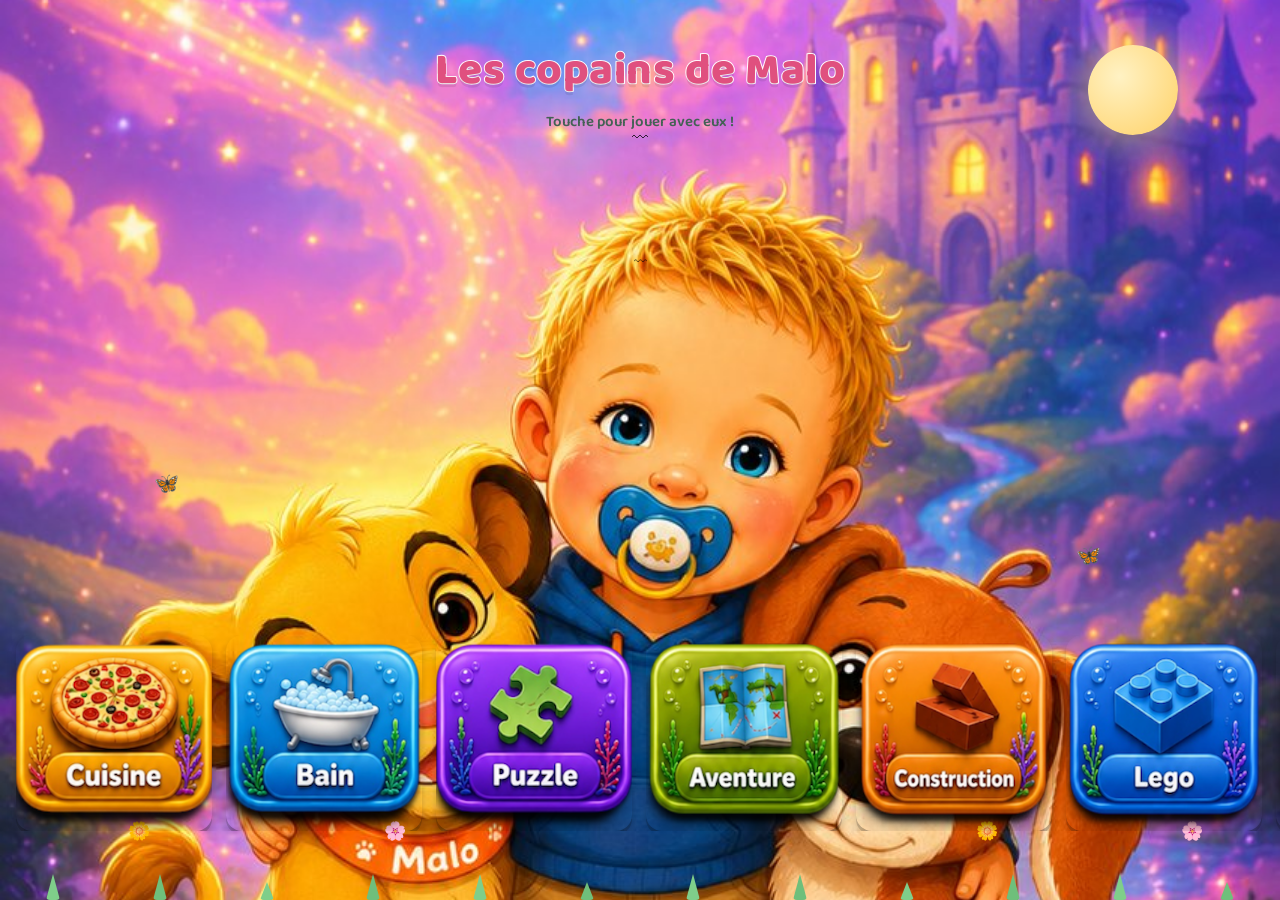
<file: index.html>
<!DOCTYPE html>
<html lang="fr">
<head>
<meta charset="UTF-8">
<meta name="viewport" content="width=device-width, initial-scale=1.0, maximum-scale=1, user-scalable=no">
<meta name="apple-mobile-web-app-capable" content="yes">
<meta name="mobile-web-app-capable" content="yes">
<meta name="apple-mobile-web-app-status-bar-style" content="black-translucent">
<meta name="apple-mobile-web-app-title" content="Les copains de Malo">
<meta name="theme-color" content="#2b1c10">
<title>Les copains de Malo</title>
<link rel="icon" href="images/icon.png">
<link rel="apple-touch-icon" href="images/apple-touch-icon.png">
<style>
@import url('https://fonts.googleapis.com/css2?family=Baloo+2:wght@600;700;800&display=swap');
  *{box-sizing:border-box; -webkit-tap-highlight-color:transparent; user-select:none; -moz-user-select:none; -ms-user-select:none; -webkit-touch-callout:none; -webkit-user-drag:none;}
  img{-webkit-touch-callout:none; -webkit-user-select:none; user-select:none; pointer-events:auto;}
  ::selection{background:transparent;}
  html,body{margin:0;padding:0;height:100%;overflow:hidden;font-family:'Baloo 2',sans-serif;background:#2b1c10; touch-action:manipulation; overscroll-behavior:none;}
  #wrap{position:relative; width:100%; height:100%; overflow:hidden; display:flex; flex-direction:column; background:#3c2513;}
  #stage{position:relative; width:100%; flex:1; overflow:hidden; display:flex; align-items:center; justify-content:center;}
  .photo-frame{position:relative; height:100%; aspect-ratio:650/1154; max-width:100%; max-height:100%;}
  @media (max-aspect-ratio:650/1154){
    .photo-frame{ height:auto; width:100%; }
  }
  #stage img.photo, #stage img.overlay-photo{
    position:absolute; inset:0; width:100%; height:100%; display:block;
  }
  .overlay-photo{ opacity:0; transition:opacity .4s ease; pointer-events:none; z-index:2; }
  .overlay-photo.shown{ opacity:1; }

  .topbar{position:absolute; top:0; left:0; width:100%; display:flex; justify-content:space-between; padding:14px; z-index:100; pointer-events:none;}
  .topbar > *{pointer-events:auto;}
  .pill{background:rgba(255,255,255,.92); border:none; border-radius:30px; padding:10px 18px; font-family:inherit; font-weight:800; color:#7a4a26; box-shadow:0 4px 10px rgba(0,0,0,.25); font-size:14px; cursor:pointer; display:flex; align-items:center; gap:6px;}
  .pill:active{transform:scale(.96);}

  .hotspot{position:absolute; cursor:pointer; z-index:10; background:transparent; border:none;}
  .hotspot .sparkle{position:absolute; top:50%; left:50%; transform:translate(-50%,-50%); font-size:14px; opacity:.35; animation:sp 2s ease-in-out infinite; pointer-events:none;}
  @keyframes sp{0%,100%{opacity:.15;transform:translate(-50%,-50%) scale(.8);} 50%{opacity:.5;transform:translate(-50%,-50%) scale(1.05);}}
  .hotspot.shown .sparkle{display:none;}

  /* ---- evier ---- */
  .water-stream{position:absolute; top:0; left:50%; width:5px; height:0; background:linear-gradient(180deg, rgba(180,225,255,.95), rgba(140,200,250,.7)); border-radius:0 0 4px 4px; transform:translateX(-50%); transition:height .25s; pointer-events:none; z-index:5;}
  .sink-scene.on .water-stream{height:60px; animation:wiggle .35s ease-in-out infinite;}
  @keyframes wiggle{0%,100%{transform:translateX(-50%) scaleX(1);}50%{transform:translateX(-50%) scaleX(1.4);}}
  .bubble{position:absolute; bottom:6px; left:50%; width:6px; height:6px; border-radius:50%; background:rgba(255,255,255,.85); opacity:0; pointer-events:none; z-index:5;}
  .sink-scene.on .bubble{animation:bub 1.1s ease-in infinite;}
  @keyframes bub{0%{opacity:.9; transform:translate(-50%,0) scale(.4);}100%{opacity:0; transform:translate(calc(-50% + 10px),-38px) scale(1);}}

  /* ---- tapis (petit effet, pas de triche visuelle) ---- */
  .dust{position:absolute; font-size:14px; pointer-events:none; z-index:6; opacity:.9;}

  /* ---- suspensions ---- */
  .lamp{transform-origin:top center; z-index:10;}
  .lamp.swing{animation:pend 1.6s ease-in-out 2;}
  @keyframes pend{0%,100%{transform:rotate(0deg);}25%{transform:rotate(10deg);}75%{transform:rotate(-10deg);}}
  .lamp-glow{position:absolute; inset:-60% -140%; border-radius:50%; background:radial-gradient(circle, rgba(255,220,140,.55), transparent 70%); opacity:0; transition:opacity .35s; pointer-events:none; z-index:-1;}
  .lamp.lit .lamp-glow{opacity:1;}

  /* ---- hotte ---- */
  .fan-icon{position:absolute; inset:0; display:flex; align-items:center; justify-content:center; font-size:20px; opacity:0; transition:opacity .3s; pointer-events:none;}
  .hood-scene.on .fan-icon{opacity:.85; animation:spin .5s linear infinite;}
  @keyframes spin{from{transform:rotate(0);}to{transform:rotate(360deg);}}

  /* ---- planche a decouper ---- */
  #board{transition:transform .5s cubic-bezier(.4,.3,.2,1.3); transform-origin:top center; z-index:10;}
  #board.fallen{transform:translateY(210%) rotate(78deg);}

  /* ---- coupelle fruits ---- */
  .lemon{position:absolute; font-size:20px; pointer-events:none; z-index:20;}

  /* ---- objets qui tombent et se cassent ---- */
  .falling-item{position:absolute; font-size:26px; z-index:30; pointer-events:none;}
  .shard{position:absolute; width:8px; height:8px; background:rgba(210,230,245,.85); pointer-events:none; z-index:15;}

  .toast{position:absolute; left:50%; top:14px; transform:translateX(-50%); background:#fff; padding:8px 18px; border-radius:20px; font-weight:700; color:#a5672f; box-shadow:0 4px 10px rgba(0,0,0,.2); opacity:0; transition:opacity .3s; z-index:200; font-size:13px; pointer-events:none;}
  .toast.show{opacity:1;}

  .footer{flex:0 0 auto; background:#2b1c10; color:#e8c99a; text-align:center; font-size:11px; padding:6px; opacity:.7;}

  /* ================= ECRANS (accueil / cuisine) ================= */
  :root{
    --sky1:#bfe9ff; --sky2:#eafff6; --grass:#8fd694; --grass-dk:#6fbf7b;
    --pink:#ff6f9c; --pink-dark:#e0507f; --cream:#fff8ea; --lion:#ff9142; --dog:#a5672f;
  }
  html,body{background:var(--sky1);}
  #app{position:absolute; inset:0; overflow:hidden; font-family:'Baloo 2',sans-serif;}
  .screen{position:absolute; inset:0; display:flex; flex-direction:column; align-items:center; opacity:0; pointer-events:none; transition:opacity .45s ease; overflow:hidden;}
  .screen.active{opacity:1; pointer-events:auto;}

  /* ---- accueil ---- */
  #home{background: linear-gradient(180deg, var(--sky1) 0%, var(--sky2) 55%, var(--grass) 100%);}
  .sun{position:absolute; top:5%; right:8%; width:90px; height:90px; border-radius:50%; background:radial-gradient(circle at 35% 35%, #fff2c4, #ffd166); box-shadow:0 0 40px 10px rgba(255,209,102,.6); animation:pulse 4s ease-in-out infinite;}
  @keyframes pulse{0%,100%{transform:scale(1)}50%{transform:scale(1.08)}}
  .cloud{position:absolute; background:#fff; border-radius:50px; opacity:.92;}
  .cloud::before,.cloud::after{content:"";position:absolute;background:#fff;border-radius:50%;}
  .c1{width:74px;height:26px; top:10%; left:-20%; animation:driftA 22s linear infinite;}
  .c1::before{width:34px;height:34px; top:-18px; left:8px;}
  .c1::after{width:24px;height:24px; top:-12px; left:38px;}
  .c2{width:56px;height:20px; top:22%; left:-20%; animation:driftA 30s linear infinite 6s;}
  .c2::before{width:26px;height:26px; top:-14px; left:6px;}
  .c2::after{width:18px;height:18px; top:-9px; left:28px;}
  .c3{width:46px;height:18px; top:16%; left:-20%; animation:driftA 26s linear infinite 14s;}
  .c3::before{width:22px;height:22px; top:-12px; left:5px;}
  @keyframes driftA{from{transform:translateX(0);}to{transform:translateX(140vw);}}
  .bird{position:absolute; font-size:16px; opacity:.75; animation:driftB 16s linear infinite;}
  .bird.b2{animation-duration:20s; animation-delay:4s; top:28% !important; font-size:13px;}
  @keyframes driftB{0%{transform:translate(-10vw,0);}50%{transform:translate(55vw,-14px);}100%{transform:translate(120vw,0);}}
  .butterfly{position:absolute; font-size:20px; animation:flutter 5.5s ease-in-out infinite;}
  @keyframes flutter{0%,100%{transform:translate(0,0) rotate(-6deg);}25%{transform:translate(10px,-14px) rotate(8deg);}50%{transform:translate(-4px,-26px) rotate(-4deg);}75%{transform:translate(-14px,-10px) rotate(6deg);}}
  .grass-row{position:absolute; bottom:0; left:0; width:100%; height:10vh; display:flex; align-items:flex-end; justify-content:space-around; pointer-events:none;}
  .blade{width:0; height:0; border-left:7px solid transparent; border-right:7px solid transparent; border-bottom:26px solid var(--grass-dk); border-radius:4px; transform-origin:bottom center; animation:sway 2.6s ease-in-out infinite;}
  .blade:nth-child(odd){animation-delay:.4s; border-bottom-color:#7fce8a;}
  .blade:nth-child(3n){border-bottom-width:18px;}
  @keyframes sway{0%,100%{transform:rotate(-6deg);}50%{transform:rotate(6deg);}}
  .flower{position:absolute; bottom:6vh; font-size:18px; animation:sway 3.2s ease-in-out infinite;}
  h1.title{font-weight:800; color:var(--pink-dark); -webkit-text-stroke:2px #fff; paint-order:stroke fill; text-shadow:0 4px 0 rgba(0,0,0,.08); font-size:clamp(28px,8vw,44px); margin:4vh 0 0 0; text-align:center; letter-spacing:.5px; position:relative; z-index:3;}
  .subtitle{color:#436155; font-weight:600; font-size:15px; margin-top:4px; text-align:center; position:relative; z-index:3;}
  #home .roster{flex:1; width:100%; display:flex; align-items:center; justify-content:center; position:relative; z-index:2;}
  .float-char{position:absolute; animation:floaty 3.4s ease-in-out infinite; filter:drop-shadow(0 10px 12px rgba(0,0,0,.18));}
  .float-char img{display:block; width:100%; height:auto;}
  @keyframes floaty{0%,100%{transform:translateY(0)}50%{transform:translateY(-16px)}}
  #lionHome{width:32vw; max-width:170px; left:6%; top:34%; animation-delay:.2s;}
  #chienHome{width:34vw; max-width:180px; right:5%; top:40%; animation-delay:.9s;}
  #maloHome{width:34vw; max-width:170px; left:50%; top:12%; transform:translateX(-50%); animation-delay:.5s;}
  #maloHome .medallion{width:100%; aspect-ratio:1/1; border-radius:50%; overflow:hidden; border:6px solid #fff; background:var(--cream); box-shadow:0 8px 20px rgba(0,0,0,.15); position:relative;}
  #maloHome .medallion img{position:absolute; top:0; left:50%; transform:translateX(-50%); width:150%; max-width:none; height:auto;}
  .play-btn{margin:3vh 0 6vh 0; position:relative; z-index:3; background:linear-gradient(180deg,#ffe08a,#ffd166); border:none; border-bottom:5px solid #d99a1f; color:#7a4a26; font-family:inherit; font-weight:800; font-size:22px; padding:16px 56px; border-radius:40px; letter-spacing:1px; box-shadow:0 6px 0 rgba(0,0,0,.05); cursor:pointer; transition:transform .12s;}
  .play-btn:active{transform:translateY(4px); border-bottom-width:1px;}

  /* ---- jeu des gamelles (par-dessus la cuisine) ---- */
  .char-row{position:absolute; left:0; bottom:0; width:100%; height:24%; display:flex; align-items:flex-end; justify-content:space-around; pointer-events:none; z-index:8;}
  .k-char{position:relative; filter:drop-shadow(0 10px 10px rgba(0,0,0,.25)); transition:transform .2s; width:20%; max-width:110px;}
  .k-char img{width:100%; display:block;}
  .k-char.chomp{animation:chomp .5s ease-in-out 3;}
  @keyframes chomp{0%,100%{transform:scaleY(1);}50%{transform:scaleY(.92) translateY(4px);}}
  .k-char.reactshake{animation:reactshake .5s ease-in-out;}
  @keyframes reactshake{0%,100%{transform:translateX(0) rotate(0);}25%{transform:translateX(-6px) rotate(-4deg);}75%{transform:translateX(6px) rotate(4deg);}}
  .dropzone{position:absolute; bottom:2%; width:17%; max-width:78px; aspect-ratio:1/1; border-radius:50%; border:5px dashed #999; display:flex; align-items:center; justify-content:center; font-size:32px; background:rgba(255,255,255,.65); z-index:9; opacity:0; transform:scale(.4); pointer-events:none; transition:opacity .35s ease, transform .35s cubic-bezier(.2,.8,.3,1.3);}
  .dropzone.ready{opacity:1; transform:scale(1); pointer-events:auto;}
  .dropzone.food{border-color:#e53935; background:rgba(255,205,203,.75); box-shadow:0 0 0 5px rgba(229,57,53,.18);}
  .dropzone.water{border-color:#4fc3f7; background:rgba(199,236,252,.75); box-shadow:0 0 0 5px rgba(79,195,247,.18);}
  .dropzone.filled{border-style:solid; background:#fff; box-shadow:0 4px 10px rgba(0,0,0,.2);}
  .dropzone.hover{transform:scale(1.15);}
  .dz-lion-food{left:3%;}
  .dz-lion-water{left:22%;}
  .dz-chien-food{right:22%;}
  .dz-chien-water{right:3%;}
  .reveal-bowl{position:absolute; top:50%; left:50%; transform:translate(-50%,-50%) scale(0); font-size:22px; transition:transform .35s cubic-bezier(.2,.8,.3,1.4) .15s, opacity .35s .15s; z-index:12; filter:drop-shadow(0 3px 4px rgba(0,0,0,.5)); opacity:0; pointer-events:none;}
  .hotspot.gamelle-shown .reveal-bowl{transform:translate(-50%,-50%) scale(1); opacity:1;}
  .tray{position:relative; left:0; width:100%; height:13vh; flex:0 0 auto; background:#fff8ea; border-top:3px solid #f1dcb0; display:flex; align-items:center; justify-content:center; gap:14px; z-index:40; box-shadow:0 -4px 10px rgba(0,0,0,.06); flex-wrap:wrap; padding:6px 10px;}
  .tray-hint{position:absolute; color:#a08a63; font-size:12px; font-weight:600; top:-16px;}
  .bowl{width:66px; height:66px; border-radius:50%; display:flex; align-items:center; justify-content:center; font-size:30px; box-shadow:0 4px 8px rgba(0,0,0,.25); cursor:grab; touch-action:none; position:relative;}
  .bowl.food-lion{background:radial-gradient(circle at 35% 30%, #ffc789, var(--lion));}
  .bowl.water-lion{background:radial-gradient(circle at 35% 30%, #bfe6ff, #4fb3e0);}
  .bowl.food-chien{background:radial-gradient(circle at 35% 30%, #d8a56b, var(--dog));}
  .bowl.water-chien{background:radial-gradient(circle at 35% 30%, #bfe6ff, #4fb3e0);}
  .dragging{position:fixed; z-index:999; pointer-events:none;}
  .back-pill{font-size:18px; font-weight:800;}
  .score-pill{background:rgba(255,255,255,.92); border-radius:30px; padding:10px 16px; font-weight:800; color:#7a4a26; box-shadow:0 4px 10px rgba(0,0,0,.25); font-size:14px; display:flex; align-items:center; gap:6px;}
  .end-banner{position:absolute; inset:0; display:flex; flex-direction:column; align-items:center; justify-content:center; background:rgba(255,255,255,.94); opacity:0; pointer-events:none; transition:opacity .3s; text-align:center; padding:0 8vw; z-index:60;}
  .end-banner.show{opacity:1; pointer-events:auto;}
  .end-banner .big{font-size:56px; margin-bottom:6px;}
  .end-banner h2{color:var(--pink-dark); font-size:30px; margin:0 0 6px 0;}
  .end-banner p{color:#5a7a67; font-weight:500; margin:0 0 20px 0;}
  .again-btn{background:linear-gradient(180deg,#ffe08a,#ffd166); border:none; border-bottom:5px solid #d99a1f; border-radius:40px; padding:14px 40px; font-family:inherit; font-weight:800; font-size:18px; color:#7a4a26; cursor:pointer;}
  .again-btn:active{transform:translateY(3px); border-bottom-width:1px;}
  .confetti-piece{position:absolute; pointer-events:none; border-radius:2px; z-index:70;}

  /* ================= SALLE DE BAIN ================= */
  #bathWrap{background:#0e2a2f;}
  #bathStage{position:relative; width:100%; flex:1; overflow:hidden; display:flex; align-items:center; justify-content:center;}
  #bathPhotoFrame{position:relative; height:100%; aspect-ratio:900/675; max-width:100%; max-height:100%;}
  @media (max-aspect-ratio:900/675){
    #bathPhotoFrame{ height:auto; width:100%; }
  }
  #bathPhotoFrame img.bath-photo{position:absolute; inset:0; width:100%; height:100%; display:block; object-fit:fill;}

  .shower-hotspot{position:absolute; left:32%; top:0%; width:30%; height:16%; z-index:25; border-radius:0 0 50% 50%/0 0 40% 40%; cursor:pointer; touch-action:manipulation; -webkit-touch-callout:none; -webkit-user-select:none; user-select:none;}
  .shower-hotspot.active{animation:hotspotGlow 1s ease-in-out infinite;}
  .shower-hotspot:not(.active){pointer-events:none;}
  @keyframes hotspotGlow{
    0%,100%{box-shadow:0 0 0 0 rgba(255,224,138,.65), inset 0 0 0 0 rgba(255,255,255,.4);}
    50%{box-shadow:0 0 0 14px rgba(255,224,138,0), inset 0 0 22px 6px rgba(255,255,255,.55);}
  }

  .action-row{position:relative; z-index:5; display:flex; gap:12px; justify-content:center; align-items:flex-end;
    padding:12px 12px calc(12px + env(safe-area-inset-bottom,0px)); overflow-x:auto; -webkit-overflow-scrolling:touch;
    background:linear-gradient(180deg,#0e2a2f,#0a2024);}
  .action-btn{flex:0 0 auto; display:flex; flex-direction:column; align-items:center; gap:2px; border:none; cursor:pointer;
    width:78px; padding:10px 4px 8px; border-radius:24px; font-family:inherit; font-weight:800;
    border-bottom:6px solid rgba(0,0,0,.22); transition:transform .12s, opacity .2s, filter .2s;
    box-shadow:0 4px 0 rgba(0,0,0,.08), 0 8px 14px rgba(0,0,0,.25); color:#fff; text-shadow:0 1px 2px rgba(0,0,0,.25);}
  .action-btn .ic{font-size:32px; filter:drop-shadow(0 2px 2px rgba(0,0,0,.25));}
  .action-btn .lb{font-size:11.5px; letter-spacing:.2px;}
  .action-btn:active{transform:translateY(4px); border-bottom-width:2px;}
  .action-btn.savon{background:linear-gradient(180deg,#ffd76b,#ff9f43); border-bottom-color:#c9711a;}
  .action-btn.brosse{background:linear-gradient(180deg,#7ee3ff,#2fb5e0); border-bottom-color:#1c7fa3;}
  .action-btn.gobelet{background:linear-gradient(180deg,#8fe3c0,#28b487); border-bottom-color:#178562;}
  .action-btn.seche{background:linear-gradient(180deg,#ff9ecb,#ee5c9c); border-bottom-color:#b73770;}
  .action-btn.disabled{opacity:.38; filter:grayscale(.5); pointer-events:none; transform:none;}
  .action-btn.ready{animation:btnBounce 1s ease-in-out infinite;}
  @keyframes btnBounce{0%,100%{transform:translateY(0) scale(1);} 50%{transform:translateY(-6px) scale(1.06);}}

  .hold-bar-wrap{position:absolute; left:50%; bottom:14px; transform:translateX(-50%); width:78%; max-width:360px;
    z-index:60; display:none; align-items:center; gap:10px; pointer-events:none;}
  .hold-bar-wrap.show{display:flex;}
  .hold-emoji{font-size:26px; filter:drop-shadow(0 2px 3px rgba(0,0,0,.4));}
  .hold-track{flex:1; height:22px; border-radius:14px; background:rgba(10,30,35,.55); border:3px solid rgba(255,255,255,.8);
    overflow:hidden; box-shadow:inset 0 2px 4px rgba(0,0,0,.35);}
  .hold-fill{height:100%; width:0%; border-radius:14px; background:linear-gradient(90deg,#7ee3ff,#4fd1ff,#7effc7); transition:width .05s linear;}

  .bath-action-icon{position:absolute; font-size:34px; transform:translate(-50%,-50%); z-index:45; pointer-events:none;
    filter:drop-shadow(0 3px 4px rgba(0,0,0,.35));}

  .foam-bit{position:absolute; border-radius:50%; background:radial-gradient(circle at 30% 30%, #ffffff, #dff3fb);
    opacity:0; animation:foamPop .6s ease-out forwards; box-shadow:0 2px 4px rgba(0,0,0,.08); z-index:44; pointer-events:none;}
  @keyframes foamPop{0%{transform:scale(.2); opacity:0;} 45%{opacity:.95;} 100%{transform:scale(1); opacity:.85;}}

  .water-drop{position:absolute; top:-20px; width:6px; height:16px; border-radius:0 0 50% 50% / 0 0 60% 60%;
    background:linear-gradient(180deg, rgba(190,230,255,.9), rgba(140,200,250,.7)); z-index:41; pointer-events:none;}

  .wind-swirl{position:absolute; font-size:26px; z-index:44; pointer-events:none; opacity:.9;
    filter:drop-shadow(0 2px 3px rgba(0,0,0,.25));}

  .happy-pulse{animation:happyGlow .6s ease-out;}
  @keyframes happyGlow{0%{filter:brightness(1);} 40%{filter:brightness(1.2) saturate(1.25);} 100%{filter:brightness(1);}}
  .happy-float{position:absolute; font-size:30px; z-index:55; pointer-events:none; opacity:1;
    transition:transform .9s ease-out, opacity .9s;}

  .home-btn-row{display:flex; gap:14px; margin:1.5vh 0 3.5vh 0; position:relative; z-index:3; flex-wrap:nowrap; justify-content:flex-start; transform:translateY(-38px); width:100%; overflow-x:auto; -webkit-overflow-scrolling:touch; padding:0 16px; scroll-snap-type:x proximity;}
  .home-btn-row .room-btn{flex:0 0 auto; scroll-snap-align:center;}

  .room-btn{
    position:relative; border:none; cursor:pointer; font-family:inherit;
    display:block;
    width:196px; height:196px; padding:0;
    border-radius:16px;
    background:transparent;
    border:none;
    box-shadow:0 4px 0 rgba(0,0,0,.15), 0 5px 10px rgba(0,0,0,.2);
    transition:transform .12s;
    overflow:hidden;
    animation:roomPop .5s cubic-bezier(.34,1.56,.64,1) backwards, roomBounce 2.4s ease-in-out infinite, neonBlink 1.6s ease-in-out infinite;
  }
  .room-btn:nth-child(1){animation-delay:.05s, .05s, .05s;}
  .room-btn:nth-child(2){animation-delay:.2s, .35s, .2s;}
  .room-btn:nth-child(3){animation-delay:.35s, .65s, .35s;}
  .room-btn:nth-child(4){animation-delay:.5s, .95s, .5s;}
  .room-btn:nth-child(5){animation-delay:.65s, 1.25s, .65s;}
  .room-btn:nth-child(6){animation-delay:.8s, 1.55s, .8s;}
  .room-btn:nth-child(7){animation-delay:.95s, 1.85s, .95s;}
  .room-btn:nth-child(8){animation-delay:1.1s, 2.15s, 1.1s;}
  .room-btn:nth-child(9){animation-delay:1.25s, 2.45s, 1.25s;}
  .room-btn:nth-child(10){animation-delay:1.4s, 2.75s, 1.4s;}
  @keyframes roomPop{0%{transform:scale(.3) rotate(-8deg); opacity:0;} 100%{transform:scale(1) rotate(0); opacity:1;}}
  @keyframes roomBounce{0%,100%{transform:translateY(0) scale(1);} 50%{transform:translateY(-4px) scale(1.03);}}
  .room-btn:active{transform:translateY(3px) scale(.94) !important; animation-play-state:paused;}

  .room-btn.kitchen{--neon:255,140,60;}
  .room-btn.bath{--neon:70,190,255;}
  .room-btn.puzzle{--neon:200,120,255;}
  .room-btn.aventure{--neon:120,220,90;}
  .room-btn.construction{--neon:230,160,70;}
  .room-btn.lego{--neon:70,130,255;}
  .room-btn.animaux{--neon:255,180,60;}
  .room-btn.course{--neon:70,190,255;}
  .room-btn.cherche{--neon:60,210,190;}
  .room-btn.formes{--neon:200,120,255;}
  @keyframes neonBlink{
    0%,100%{box-shadow:0 4px 0 rgba(0,0,0,.15), 0 6px 12px rgba(0,0,0,.2), 0 0 8px 2px rgba(var(--neon),.55), 0 0 2px rgba(var(--neon),.8);}
    50%{box-shadow:0 4px 0 rgba(0,0,0,.15), 0 6px 12px rgba(0,0,0,.2), 0 0 18px 6px rgba(var(--neon),1), 0 0 8px rgba(var(--neon),1);}
  }

  .room-btn .room-badge{width:100%; height:100%; object-fit:cover; display:block;}


  /* ---- puzzle ---- */
  #puzzleScreen{
    background: linear-gradient(180deg,#6ec6ff 0%, #a6e2ff 45%, #ffe9a8 78%, #ffd66b 100%);
    overflow-y:auto;
    touch-action:pan-y;
  }

  /* petite scène animée façon dessin animé : soleil, nuages, arc-en-ciel, colline */
  .pz-bg-decor{position:absolute; inset:0; z-index:-1; overflow:hidden; pointer-events:none;}

  .pz-sun{position:absolute; top:26px; right:34px; width:64px; height:64px; border-radius:50%;
    background:radial-gradient(circle,#fff6c8 0%,#ffd93d 55%,#ffb43d 100%);
    box-shadow:0 0 30px 10px rgba(255,214,60,.55);
    animation:pzSunPulse 3.2s ease-in-out infinite;}
  @keyframes pzSunPulse{0%,100%{transform:scale(1);} 50%{transform:scale(1.08);}}

  .pz-cloud{position:absolute; background:#fff; border-radius:50px; opacity:.9; animation:pzDrift linear infinite;}
  .pz-cloud::before, .pz-cloud::after{content:''; position:absolute; background:#fff; border-radius:50%;}
  .pz-cloud::before{width:55%; height:140%; top:-60%; left:8%;}
  .pz-cloud::after{width:65%; height:120%; top:-45%; right:6%;}
  @keyframes pzDrift{ from{transform:translateX(-140px);} to{transform:translateX(calc(100vw + 140px));} }

  .pz-rainbow{position:absolute; left:50%; bottom:-70px; width:340px; height:170px; transform:translateX(-50%);
    border-radius:340px 340px 0 0;
    border:14px solid transparent;
    border-top-color:#ff6b6b;
    box-shadow:0 -14px 0 -0px #ffd23f inset;
    opacity:.85;
    animation:pzRainbowFade 5s ease-in-out infinite;}
  .pz-rainbow::before{content:''; position:absolute; inset:14px; border-radius:340px 340px 0 0; border:14px solid transparent; border-top-color:#6fd6ff;}
  .pz-rainbow::after{content:''; position:absolute; inset:28px; border-radius:340px 340px 0 0; border:14px solid transparent; border-top-color:#8affa0;}
  @keyframes pzRainbowFade{0%,100%{opacity:.7;} 50%{opacity:.95;}}

  .pz-hill{position:absolute; left:-10%; bottom:-40px; width:120%; height:110px; background:#8fe08a; border-radius:50% 50% 0 0/70px 70px 0 0;}

  .pz-bg-decor span{position:absolute; bottom:-60px; font-size:26px; opacity:.7; animation:pzFloatUp linear infinite; filter:drop-shadow(0 2px 3px rgba(0,0,0,.15));}
  @keyframes pzFloatUp{
    0%{transform:translateY(0) translateX(0) rotate(0deg); opacity:0;}
    10%{opacity:.8;}
    90%{opacity:.7;}
    100%{transform:translateY(-112vh) translateX(var(--drift,20px)) rotate(20deg); opacity:0;}
  }

  .puzzle-picker{display:flex; flex-wrap:wrap; gap:16px; justify-content:center; padding:18px;}
  .puzzle-pick-card{width:130px; border-radius:22px; overflow:hidden; background:#fff; cursor:pointer; box-shadow:0 8px 0 rgba(0,0,0,.18), 0 10px 20px rgba(0,0,0,.3); border:5px solid #fff; transition:transform .15s, box-shadow .15s; animation:ppPop .5s ease both;}
  .puzzle-pick-card:active{transform:scale(.93) translateY(3px); box-shadow:0 3px 0 rgba(0,0,0,.18), 0 4px 10px rgba(0,0,0,.3);}
  .puzzle-pick-card img{width:100%; height:110px; object-fit:cover; display:block;}
  .puzzle-pick-card .pp-label{color:#fff; font-weight:900; text-align:center; padding:7px 2px; font-size:14px; background:linear-gradient(135deg,#ff6fa5,#8a5cff);}
  @keyframes ppPop{ from{transform:scale(.6); opacity:0;} to{transform:scale(1); opacity:1;} }

  .puzzle-board-wrap{position:absolute; inset:0; touch-action:pan-y;}
  #puzzleArena{position:absolute; inset:0; pointer-events:none;}
  #pieceTray{
    position:fixed; left:0; bottom:0; width:100%; z-index:50;
    display:flex; flex-wrap:wrap; align-content:flex-start; align-items:flex-start; justify-content:center; gap:8px;
    padding:8px 10px calc(8px + env(safe-area-inset-bottom));
    box-sizing:border-box; touch-action:auto;
    overflow-y:auto; -webkit-overflow-scrolling:touch;
    background:linear-gradient(0deg, rgba(20,40,70,.35), rgba(20,40,70,0) 90%);
    border-top:3px dashed rgba(255,255,255,.6);
  }
  .pz-tray-label2{
    flex:1 0 100%; color:#fff; font-weight:900; font-size:13px; text-align:center;
    text-shadow:0 2px 3px rgba(0,0,0,.35);
  }

  #puzzleTarget{
    background-repeat:no-repeat;
    border-radius:16px;
    outline:none !important;
    border:6px solid #fff;
    box-shadow:0 0 0 4px #ffd23f, 0 10px 22px rgba(0,0,0,.3);
  }

  .pz-tray-card{
    position:absolute;
    background:rgba(255,255,255,.22);
    border:3px dashed rgba(255,255,255,.75);
    border-radius:22px;
    backdrop-filter:blur(1px);
  }
  .pz-tray-label{
    position:absolute;
    color:#fff;
    font-weight:900;
    font-size:13px;
    letter-spacing:.3px;
    text-shadow:0 2px 3px rgba(0,0,0,.35);
    background:rgba(0,0,0,.2);
    padding:3px 10px;
    border-radius:20px;
  }

  .jz-piece{
    touch-action:none;
    cursor:grab;
    pointer-events:auto;
    filter:drop-shadow(0 4px 7px rgba(0,0,0,.45));
    transition:filter .15s, transform .15s;
    animation:pieceFloat 2.6s ease-in-out infinite;
  }
  .jz-piece.inTray{ position:relative; }
  .jz-piece:active{filter:drop-shadow(0 4px 7px rgba(0,0,0,.45)) brightness(1.12);}
  .jz-piece.dragging{cursor:grabbing; filter:drop-shadow(0 10px 16px rgba(0,0,0,.55)) brightness(1.12); transition:none; animation:none; transform:scale(1.08); z-index:100;}
  .jz-piece.placed{cursor:default; filter:drop-shadow(0 1px 2px rgba(0,0,0,.3)); animation:none;}
  @keyframes pieceFloat{0%,100%{transform:translateY(0);} 50%{transform:translateY(-4px);}}

  .puzzle-topbar-info{color:#fff; font-weight:900; text-align:center; margin:8px 0 4px; font-size:15px; text-shadow:0 2px 3px rgba(0,0,0,.3);}

  .puzzle-win-banner{
    position:absolute; inset:0; display:flex; align-items:center; justify-content:center; flex-direction:column; gap:10px;
    background:rgba(40,10,60,.6);
    color:#fff; text-align:center; opacity:0; pointer-events:none; transition:opacity .4s; z-index:200;
  }
  .puzzle-win-banner.show{opacity:1; pointer-events:auto;}
  .puzzle-win-banner .win-card{
    background:linear-gradient(135deg,#ff6fa5,#ffd23f 55%,#8a5cff);
    padding:22px 26px; border-radius:24px;
    box-shadow:0 10px 0 rgba(0,0,0,.2), 0 14px 30px rgba(0,0,0,.4);
    animation:winPop .5s cubic-bezier(.34,1.56,.64,1) both;
  }
  .puzzle-win-banner .win-title{font-size:24px; font-weight:900; text-shadow:0 2px 4px rgba(0,0,0,.3); margin-bottom:6px;}
  .puzzle-win-banner .win-emojis{font-size:26px; margin-bottom:10px; letter-spacing:4px;}
  @keyframes winPop{ from{transform:scale(.5) rotate(-6deg); opacity:0;} to{transform:scale(1) rotate(0); opacity:1;} }

  .pz-toast{position:absolute; left:50%; top:8px; transform:translateX(-50%); background:rgba(0,0,0,.75); color:#fff; padding:8px 16px; border-radius:20px; font-weight:700; opacity:0; transition:opacity .3s; pointer-events:none; z-index:210;}
  .pz-toast.show{opacity:1;}

.puzzle-choice{
    width:180px;
    border-radius:18px;
    cursor:pointer;
    transition:.25s;
}

.puzzle-choice:hover{
    transform:scale(1.05);
}

.piece{
    border-radius:6px;
    cursor:pointer;
    border:1px solid rgba(255,255,255,.2);
}

</style>
</head>
<body>
<div id="app">

  <!-- ACCUEIL -->
  <div class="screen active" id="home" style="background-image:url('images/home_bg.jpg'); background-size:cover; background-position:center;">
    <div class="sun"></div>
    <div class="cloud c1"></div>
    <div class="cloud c2"></div>
    <div class="cloud c3"></div>
    <div class="bird" style="top:14%;">〰</div>
    <div class="bird b2" style="top:30%;">〰</div>
    <div class="butterfly" style="top:52%; left:12%; animation-delay:.3s;">🦋</div>
    <div class="butterfly" style="top:60%; right:14%; animation-delay:1.6s;">🦋</div>

    <h1 class="title">Les copains de Malo</h1>
    <div class="subtitle">Touche pour jouer avec eux !</div>
    <div class="roster"></div>

    <div class="grass-row">
      <div class="blade"></div><div class="blade"></div><div class="blade"></div>
      <div class="blade"></div><div class="blade"></div><div class="blade"></div>
      <div class="blade"></div><div class="blade"></div><div class="blade"></div>
      <div class="blade"></div><div class="blade"></div><div class="blade"></div>
    </div>
    <div class="flower" style="left:10%;">🌼</div>
    <div class="flower" style="left:30%; animation-delay:.6s;">🌸</div>
    <div class="flower" style="right:22%; animation-delay:1.1s;">🌼</div>
    <div class="flower" style="right:6%; animation-delay:1.7s;">🌸</div>

    <div class="home-btn-row">
      <button class="room-btn kitchen" onclick="window.location.href='repas.html'">
        <img class="room-badge" src="images/btn_cuisine.png" alt="Cuisine">
      </button>
      <button class="room-btn bath" onclick="startBath()">
        <img class="room-badge" src="images/btn_bain.png" alt="Bain">
      </button>
      <button class="room-btn puzzle" onclick="startPuzzle()">
        <img class="room-badge" src="images/btn_puzzle.png" alt="Puzzle">
      </button>
      <button class="room-btn aventure" onclick="startAventure()">
        <img class="room-badge" src="images/btn_aventure.png" alt="Aventure">
      </button>
      <button class="room-btn construction" onclick="startConstruction()">
        <img class="room-badge" src="images/btn_construction.png" alt="Construction">
      </button>
      <button class="room-btn lego" onclick="startLego()">
        <img class="room-badge" src="images/btn_lego.png" alt="Lego">
      </button>
      <button class="room-btn animaux" onclick="window.location.href='animaux.html'">
        <img class="room-badge" src="images/btn_animaux.png" alt="Animaux">
      </button>
      <button class="room-btn course" onclick="window.location.href='course.html'">
        <img class="room-badge" src="images/btn_course.png" alt="Course">
      </button>
      <button class="room-btn cherche" onclick="window.location.href='cherche.html'">
        <img class="room-badge" src="images/btn_cherche.png" alt="Cherche et trouve">
      </button>
      <button class="room-btn formes" onclick="window.location.href='formes.html'">
        <img class="room-badge" src="images/btn_formes.png" alt="Formes">
      </button>
    </div>
  </div>

  <!-- JEU SALLE DE BAIN -->
  <div class="screen" id="bathroomScreen">
  <div id="bathWrap" style="position:relative; width:100%; height:100%; display:flex; flex-direction:column;">
    <div class="topbar">
      <button class="pill back-pill" onclick="stopBath()">←</button>
      <button class="pill" id="bSoundToggle" onclick="toggleBathMute()">🔊</button>
    </div>
    <div id="bathStage">
      <div id="bathPhotoFrame">
        <img class="bath-photo" id="bathPhoto" alt="bain de Malo">
        <div class="toast" id="bathToast"></div>
        <div class="shower-hotspot" id="showerHotspot"></div>
        <div class="hold-bar-wrap" id="holdBarWrap">
          <div class="hold-emoji" id="holdEmoji">🧼</div>
          <div class="hold-track"><div class="hold-fill" id="holdFill"></div></div>
        </div>
      </div>
    </div>
    <div class="action-row" id="actionRow">
      <button class="action-btn savon" id="btnSavon"><span class="ic">🧼</span><span class="lb">Savon</span></button>
      <button class="action-btn brosse" id="btnBrosse"><span class="ic">🪥</span><span class="lb">Dents</span></button>
      <button class="action-btn gobelet" id="btnGobelet"><span class="ic">🥤</span><span class="lb">Rincer</span></button>
      <button class="action-btn seche" id="btnSeche"><span class="ic">💨</span><span class="lb">Sécher</span></button>
    </div>
  </div>
  </div>

  <!-- JEU PUZZLE -->
  <div class="screen" id="puzzleScreen">
    <div class="pz-bg-decor" aria-hidden="true">
      <div class="pz-sun"></div>
      <div class="pz-cloud" style="width:90px; height:34px; top:14%; animation-duration:34s;"></div>
      <div class="pz-cloud" style="width:70px; height:26px; top:30%; animation-duration:26s; animation-delay:-8s;"></div>
      <div class="pz-cloud" style="width:110px; height:38px; top:6%; animation-duration:42s; animation-delay:-20s;"></div>
      <div class="pz-rainbow"></div>
      <div class="pz-hill"></div>
      <span style="left:20%; --drift:15px; font-size:22px; animation-duration:12s; animation-delay:0s;">🦋</span>
      <span style="left:50%; --drift:-20px; font-size:20px; animation-duration:15s; animation-delay:3s;">🐦</span>
      <span style="left:75%; --drift:18px; font-size:24px; animation-duration:13s; animation-delay:6s;">🦋</span>
      <span style="left:35%; --drift:-15px; font-size:26px; animation-duration:16s; animation-delay:8s;">🎈</span>
    </div>
    <div class="topbar">
      <button class="pill back-pill" onclick="stopPuzzle()">←</button>
      <button class="pill" id="pzResetBtn" onclick="shufflePuzzle()" style="display:none;">🔀 Nouveau</button>
      <div class="pill score-pill" id="pzScorePill" style="display:none;">🧩 <span id="pzScore">0</span>/<span id="pzTotal">8</span></div>
    </div>

    <div id="puzzlePicker">
      <div class="subtitle" style="position:static; color:#fff; margin:10px 0 0; font-size:20px; text-shadow:0 2px 3px rgba(0,0,0,.3);">🌟 Choisis ton puzzle ! 🌟</div>
      <div class="puzzle-picker" id="puzzlePickerGrid"></div>
    </div>

    <div class="puzzle-board-wrap" id="puzzleBoardWrap" style="display:none;">
      <div class="puzzle-topbar-info" id="puzzleInfo">👉 Fais glisser les pièces dans l'image ! 👈</div>
      <div style="position:absolute; top:2px; right:6px; font-size:9px; color:rgba(255,255,255,.55); z-index:99;">v20260716-TABFIX</div>
      <div id="puzzleArena"></div>
      <div id="pieceTray">
        <div class="pz-tray-label2">🧺 Pioche</div>
      </div>
    </div>
  </div>

</div>


<script>
/* =============== Son (Web Audio, aucun fichier) =============== */
let actx, muted=false;
function ac(){ actx = actx || new (window.AudioContext||window.webkitAudioContext)(); return actx; }
function tone(freq,dur,type,vol,delay){
  if(muted) return;
  setTimeout(()=>{
    try{
      const a=ac(); const o=a.createOscillator(); const g=a.createGain();
      o.type=type||'sine'; o.frequency.value=freq;
      g.gain.setValueAtTime(0.0001,a.currentTime);
      g.gain.exponentialRampToValueAtTime(vol||.2,a.currentTime+.02);
      g.gain.exponentialRampToValueAtTime(0.0001,a.currentTime+dur);
      o.connect(g); g.connect(a.destination); o.start(); o.stop(a.currentTime+dur+.02);
    }catch(e){}
  }, delay||0);
}

/* =============== Navigation ecrans =============== */
function goTo(id){
  document.querySelectorAll('.screen').forEach(s=>s.classList.remove('active'));
  document.getElementById(id).classList.add('active');
}

/* =============== Sons additionnels (victoire) =============== */
function happyChord(){ [520,660,780].forEach((f,i)=>setTimeout(()=>tone(f,.25,'triangle',.2), i*90)); }

/* =============== SALLE DE BAIN : images (etats) =============== */
const NORMAL_SRC = "images/normal.jpg";
const MOUSSE_SRC = "images/mousse.jpg";
const DOUCHE_SRC = "images/douche.jpg";
const DENT_SRC = "images/dent.jpg";
const MOUSSE_DENT_SRC = "images/mousse_dent.jpg";
const SOURIR_SRC = "images/sourir.jpg";
const SECHE_SRC = "images/seche.jpg";

document.getElementById('bathPhoto').src = NORMAL_SRC;

/* =============== Petits utilitaires locaux (salle de bain) =============== */
const bathPhotoFrame = document.getElementById('bathPhotoFrame');
const bathPhotoEl = document.getElementById('bathPhoto');
function bathToast(msg){
  const t = document.getElementById('bathToast');
  t.textContent = msg; t.classList.add('show');
  clearTimeout(bathToast._t); bathToast._t = setTimeout(()=>t.classList.remove('show'), 1600);
}
function setBathImage(src){ bathPhotoEl.src = src; }

/* =============== Machine a etats =============== */
let bState = 'normal'; // normal | mousse | douche | dent_ready | dent_mousse | sourire | seche
let armedAction = null;
let holdAccum = 0;
let holdActive = false;
let holdRAFid = null;
let lastFrameTime = 0;
let returnTimer = null;

const HOLD_MS = 4000;

const btnSavon = document.getElementById('btnSavon');
const btnBrosse = document.getElementById('btnBrosse');
const btnGobelet = document.getElementById('btnGobelet');
const btnSeche = document.getElementById('btnSeche');
const showerHotspot = document.getElementById('showerHotspot');
const holdBarWrap = document.getElementById('holdBarWrap');
const holdFill = document.getElementById('holdFill');
const holdEmoji = document.getElementById('holdEmoji');

const actionIcons = { savon:'🧼', brosse:'🪥', gobelet:'🥤', seche:'💨', douche:'🚿' };

function refreshButtons(){
  btnSavon.classList.toggle('disabled', bState!=='normal');
  btnSavon.classList.toggle('ready', bState==='normal' && !armedAction);
  btnBrosse.classList.toggle('disabled', bState!=='normal');
  btnBrosse.classList.toggle('ready', false);
  btnGobelet.classList.toggle('disabled', bState!=='dent_mousse');
  btnGobelet.classList.toggle('ready', bState==='dent_mousse' && !armedAction);
  btnSeche.classList.toggle('disabled', bState!=='douche');
  btnSeche.classList.toggle('ready', bState==='douche' && !armedAction);
  showerHotspot.classList.toggle('active', bState==='mousse' && !armedAction);
}

function clearReturnTimer(){ if(returnTimer){ clearTimeout(returnTimer); returnTimer=null; } }

function scheduleReturnNormal(delay){
  clearReturnTimer();
  returnTimer = setTimeout(()=>{
    bState = 'normal';
    setBathImage(NORMAL_SRC);
    refreshButtons();
  }, delay);
}

function armAction(type){
  if(armedAction) return;
  armedAction = type;
  holdAccum = 0;
  holdEmoji.textContent = actionIcons[type];
  holdFill.style.width = '0%';
  holdBarWrap.classList.add('show');
  refreshButtons();
  const hints = {
    savon:'Frotte ton doigt sur Malo pour savonner ! 🧼',
    brosse:'Frotte doucement les dents ! 🪥',
    gobelet:'Tapote pour bien rincer ! 🥤',
    seche:'Frotte pour sécher les cheveux ! 💨',
    douche:'Reste sous la douche ! 🚿'
  };
  bathToast(hints[type] || 'Continue !');
}

function cancelArm(){
  armedAction = null;
  holdActive = false;
  holdAccum = 0;
  holdBarWrap.classList.remove('show');
  refreshButtons();
}

function frameLoop(ts){
  if(!lastFrameTime) lastFrameTime = ts;
  const dt = ts - lastFrameTime;
  lastFrameTime = ts;
  if(holdActive && armedAction){
    holdAccum += dt;
    const pct = Math.min(holdAccum / HOLD_MS, 1);
    holdFill.style.width = (pct*100)+'%';
    if(holdAccum >= HOLD_MS){
      const done = armedAction;
      armedAction = null;
      holdActive = false;
      holdBarWrap.classList.remove('show');
      completeAction(done);
    }
  }
  holdRAFid = requestAnimationFrame(frameLoop);
}
holdRAFid = requestAnimationFrame(frameLoop);

function completeAction(type){
  bathHappy();
  if(type==='savon'){
    bState = 'mousse';
    setBathImage(MOUSSE_SRC);
    bathToast('Ça mousse partout ! 🫧');
  } else if(type==='douche'){
    bState = 'douche';
    setBathImage(DOUCHE_SRC);
    bathToast('Bien rincé ! 🚿💦');
  } else if(type==='brosse'){
    bState = 'dent_mousse';
    setBathImage(MOUSSE_DENT_SRC);
    bathToast('Les dents moussent bien ! 🦷🫧');
  } else if(type==='gobelet'){
    bState = 'sourire';
    setBathImage(SOURIR_SRC);
    bathToast('Dents toutes propres ! 😁✨');
    scheduleReturnNormal(5000);
  } else if(type==='seche'){
    bState = 'seche';
    setBathImage(SECHE_SRC);
    bathToast('Cheveux tout secs ! 💨✨');
    scheduleReturnNormal(5000);
  }
  refreshButtons();
}

/* =============== Particules pendant le maintien =============== */
function spawnParticleFor(type, x, y){
  if(type==='savon' || type==='brosse'){
    const f = document.createElement('div');
    f.className = 'foam-bit';
    const s = 14+Math.random()*26;
    f.style.width = s+'px'; f.style.height = s+'px';
    f.style.left = (x - s/2)+'px'; f.style.top = (y - s/2)+'px';
    bathPhotoFrame.appendChild(f);
    setTimeout(()=>{ if(f.parentNode) f.remove(); }, 650);
  } else if(type==='douche' || type==='gobelet'){
    const d = document.createElement('div');
    d.className = 'water-drop';
    d.style.left = x+'px'; d.style.top = (y-30)+'px';
    bathPhotoFrame.appendChild(d);
    const fr = bathPhotoFrame.getBoundingClientRect();
    requestAnimationFrame(()=>{
      d.style.transition = 'transform .55s linear, opacity .25s .3s';
      d.style.transform = 'translateY('+(fr.height)+'px)';
      d.style.opacity = '0';
    });
    setTimeout(()=>{ if(d.parentNode) d.remove(); }, 620);
  } else if(type==='seche'){
    const w = document.createElement('div');
    w.className = 'wind-swirl';
    w.textContent = Math.random()<0.5 ? '💨' : '✨';
    w.style.left = x+'px'; w.style.top = y+'px';
    w.style.transform = 'translate(-50%,-50%)';
    bathPhotoFrame.appendChild(w);
    requestAnimationFrame(()=>{
      w.style.transition = 'transform .5s ease-out, opacity .5s';
      w.style.transform = 'translate(-50%,-90%) scale(1.3)';
      w.style.opacity = '0';
    });
    setTimeout(()=>{ if(w.parentNode) w.remove(); }, 550);
  }
}

let lastToneTime = 0;
function playHoldTone(){
  const now = performance.now();
  if(now - lastToneTime > 90){
    lastToneTime = now;
    tone(480+Math.random()*220,.05,'triangle',.05);
  }
}

/* =============== Reaction "content" =============== */
function bathHappy(){
  bathPhotoFrame.classList.remove('happy-pulse'); void bathPhotoFrame.offsetWidth; bathPhotoFrame.classList.add('happy-pulse');
  happyChord();
  const icons = ['💛','⭐','😊','✨'];
  for(let i=0;i<3;i++){
    setTimeout(()=>{
      const h = document.createElement('div');
      h.className = 'happy-float';
      h.textContent = icons[Math.floor(Math.random()*icons.length)];
      h.style.left = (35+Math.random()*30)+'%';
      h.style.top = '58%';
      bathPhotoFrame.appendChild(h);
      requestAnimationFrame(()=>{
        h.style.transform = 'translateY(-100px) scale(1.3)';
        h.style.opacity = '0';
      });
      setTimeout(()=>h.remove(), 950);
    }, i*140);
  }
}

/* =============== Interactions : maintien du doigt sur l'image =============== */
bathPhotoFrame.addEventListener('pointerdown', (ev)=>{
  if(!armedAction) return;
  holdActive = true;
  const fr = bathPhotoFrame.getBoundingClientRect();
  spawnParticleFor(armedAction, ev.clientX-fr.left, ev.clientY-fr.top);
  playHoldTone();
});
bathPhotoFrame.addEventListener('pointermove', (ev)=>{
  if(!armedAction || !holdActive) return;
  if(Math.random()<0.6){
    const fr = bathPhotoFrame.getBoundingClientRect();
    spawnParticleFor(armedAction, ev.clientX-fr.left, ev.clientY-fr.top);
    playHoldTone();
  }
});
window.addEventListener('pointerup', ()=>{ holdActive = false; });
window.addEventListener('pointercancel', ()=>{ holdActive = false; });

/* =============== Boutons =============== */
btnSavon.addEventListener('click', ()=>{
  if(bState!=='normal' || armedAction) return;
  armAction('savon');
});
btnBrosse.addEventListener('click', ()=>{
  if(bState!=='normal' || armedAction) return;
  bState = 'dent_ready';
  setBathImage(DENT_SRC);
  refreshButtons();
  armAction('brosse');
});
btnGobelet.addEventListener('click', ()=>{
  if(bState!=='dent_mousse' || armedAction) return;
  armAction('gobelet');
});
btnSeche.addEventListener('click', ()=>{
  if(bState!=='douche' || armedAction) return;
  clearReturnTimer();
  armAction('seche');
});
showerHotspot.addEventListener('pointerup', (ev)=>{
  ev.preventDefault();
  if(bState!=='mousse' || armedAction) return;
  armAction('douche');
});
showerHotspot.addEventListener('click', (ev)=>{
  ev.preventDefault();
});

function resetBath(){
  clearReturnTimer();
  cancelArm();
  bState = 'normal';
  setBathImage(NORMAL_SRC);
  document.querySelectorAll('.foam-bit, .water-drop, .wind-swirl, .happy-float').forEach(e=>e.remove());
  refreshButtons();
  bathToast('Salle de bain rangée ! ✨');
}

function startBath(){
  goTo('bathroomScreen');
  resetBath();
}
function stopBath(){
  clearReturnTimer();
  cancelArm();
  goTo('home');
}
function toggleBathMute(){
  muted = !muted;
  document.getElementById('bSoundToggle').textContent = muted ? '🔇' : '🔊';
  const kBtn = document.getElementById('soundToggle'); if(kBtn) kBtn.textContent = muted ? '🔇' : '🔊';
}

/* =======================
   PUZZLE 24 PIECES
======================= */

const PUZZLE_IMAGES = [
    "dent.png",
    "fondmalo.PNG",
    "malo-toutou.png"
];
const ROWS = 2;
const COLS = 4;
const TOTAL = ROWS * COLS;

// Ces valeurs sont recalculées à chaque ouverture du puzzle par computeLayout()
// pour toujours tenir dans la largeur de l'écran du téléphone, quelle que soit sa taille.
let CELL_W, CELL_H, TAB_X, TAB_Y, BOARD_W, BOARD_H, PIECE_BOX_W, PIECE_BOX_H, MARGIN, TRAY_GAP, TRAY_PAD, TRAY_THUMB_W, TRAY_THUMB_H,
    TRAY_COLS, TRAY_ROWS, TRAY_W, TRAY_H, ARENA_W, ARENA_H,
    BOARD_X, BOARD_Y, TRAY_X, TRAY_Y, SNAP_DIST;

function computeLayout(){

    // Largeur/hauteur réellement disponibles sur l'écran
    const availW = Math.max(260, window.innerWidth - 24);
    const topbarH = 70;   // pills du haut (retour / nouveau / score)
    const infoH = 30;     // bandeau "fais glisser les pièces..."

    MARGIN = 8;
    TRAY_GAP = 10;
    TRAY_PAD = 10;
    const labelH = 30;

    // ---- Pioche : on calcule sa hauteur EXACTEMENT (pas une estimation), pour ne
    //      jamais couper une 2e ligne de pièces en bas de l'écran. Le ratio largeur/hauteur
    //      d'une pièce ne dépend que de ROWS/COLS (pas de la taille du plateau), donc on
    //      peut le connaître à l'avance sans dépendance circulaire. ----
    const pieceAspectHW = COLS / ROWS; // hauteur/largeur d'une pièce (~constant quel que soit boardSize)
    const itemsPerRow = Math.max(2, Math.min(TOTAL, 4));
    // Les pièces sont hautes (2 lignes x 4 colonnes) : on plafonne par la HAUTEUR de vignette
    // (dimension dominante), pas par la largeur, sinon la pioche devient énorme sur les écrans larges.
    const thumbHMax = Math.max(90, Math.min(140, window.innerHeight * 0.15));
    const thumbWByHeight = Math.floor(thumbHMax / pieceAspectHW);
    const thumbWByWidth = Math.floor((availW - 2*TRAY_PAD - (itemsPerRow-1)*TRAY_GAP) / itemsPerRow);
    const thumbW = Math.max(45, Math.min(thumbWByHeight, thumbWByWidth));
    const thumbH = Math.round(thumbW * pieceAspectHW);
    const trayRows = Math.ceil(TOTAL / itemsPerRow);
    TRAY_H = labelH + trayRows * thumbH + (trayRows - 1) * TRAY_GAP + 2*TRAY_PAD + 10;
    TRAY_H = Math.min(TRAY_H, window.innerHeight * 0.55); // garde-fou : jamais plus de la moitié de l'écran

    // Emplacement des pièces : la bosse d'emboîtement dépasse de 25% de la LONGUEUR DU BORD,
    // et un bord vertical (gauche/droite) a pour longueur CELL_H, un bord horizontal (haut/bas)
    // a pour longueur CELL_W. La marge doit donc suivre la dimension DE L'AUTRE axe :
    // TAB_X (marge horizontale) dépend de CELL_H, TAB_Y (marge verticale) dépend de CELL_W.
    const TAB_RATIO = 0.29;
    const availH = Math.max(200, window.innerHeight - topbarH - infoH - TRAY_H - MARGIN);

    // Plateau CARRÉ (même si la grille est 2x4) : on cherche le plus grand carré qui
    // rentre à la fois en largeur et en hauteur, puis on répartit COLS/ROWS dedans
    // (cellules rectangulaires : CELL_W = carré/COLS, CELL_H = carré/ROWS).
    const boardByWidth = Math.floor((availW - 2*MARGIN) / (1 + 2*TAB_RATIO/ROWS));
    const boardByHeight = Math.floor((availH - MARGIN) / (1 + 2*TAB_RATIO/COLS));
    const boardSize = Math.max(200, Math.min(boardByWidth, boardByHeight, 620));

    CELL_W = Math.round(boardSize / COLS);
    CELL_H = Math.round(boardSize / ROWS);
    TAB_X = Math.round(CELL_H * TAB_RATIO);
    TAB_Y = Math.round(CELL_W * TAB_RATIO);
    BOARD_W = COLS * CELL_W;
    BOARD_H = ROWS * CELL_H;
    PIECE_BOX_W = CELL_W + 2 * TAB_X;
    PIECE_BOX_H = CELL_H + 2 * TAB_Y;

    // ---- Vignettes de la pioche : mêmes proportions réelles que les pièces (pas de
    //      déformation), dimensionnées pour tenir exactement dans la largeur calculée ci-dessus. ----
    TRAY_THUMB_W = thumbW;
    TRAY_THUMB_H = Math.round(thumbW * (PIECE_BOX_H / PIECE_BOX_W));

    ARENA_W = window.innerWidth;
    ARENA_H = window.innerHeight;
    BOARD_X = Math.round((ARENA_W - BOARD_W) / 2);
    BOARD_Y = topbarH + infoH + TAB_Y + 4;
    SNAP_DIST = Math.round(Math.min(CELL_W, CELL_H) * 0.6);
}

let currentPuzzle = 0;
let puzzleSrcImg = null;

// Dessine (ou redessine) une pièce sur son canvas ; withOutline=false une fois posée
/* --- Calcule un recadrage carré centré de l'image source (comme "object-fit:cover") --- */
function getSquareCrop(img){
    const s = Math.min(img.naturalWidth, img.naturalHeight);
    return { sx: (img.naturalWidth - s)/2, sy: (img.naturalHeight - s)/2, ssize: s };
}

function renderPieceCanvas(canvas, edges, r, c, withOutline){
    const pctx = canvas.getContext('2d');
    pctx.clearRect(0, 0, PIECE_BOX_W, PIECE_BOX_H);
    pctx.save();
    pctx.beginPath();
    tracePiecePath(pctx, edges);
    pctx.clip();
    const crop = getSquareCrop(puzzleSrcImg);
    pctx.drawImage(puzzleSrcImg, crop.sx, crop.sy, crop.ssize, crop.ssize, TAB_X - c*CELL_W, TAB_Y - r*CELL_H, BOARD_W, BOARD_H);
    pctx.restore();
    if(withOutline){
        pctx.beginPath();
        tracePiecePath(pctx, edges);
        pctx.lineJoin = 'round';
        pctx.strokeStyle = '#ffffff';
        pctx.lineWidth = 3;
        pctx.stroke();
        pctx.strokeStyle = '#2a1a55';
        pctx.lineWidth = 1.2;
        pctx.stroke();
    }
}
let pieceEls = [];
let dragEl = null;
let dragOffX = 0, dragOffY = 0;


function startPuzzle(index = null) {

const picker = document.getElementById("puzzlePickerGrid");
const pickerBox = document.getElementById("puzzlePicker");
const boardWrap = document.getElementById("puzzleBoardWrap");

    // Ouvre l'écran Puzzle
    goTo("puzzleScreen");

    if (index === null) {

        pickerBox.style.display = "block";
        boardWrap.style.display = "none";
        picker.innerHTML = "";

        PUZZLE_IMAGES.forEach((img, i) => {

const card = document.createElement("div");
card.className = "puzzle-pick-card";

card.innerHTML = `
    <img src="${img}">
    <div class="pp-label">Puzzle ${i + 1}</div>
`;

card.onclick = () => startPuzzle(i);

picker.appendChild(card);

        });

        document.getElementById("pzResetBtn").style.display = "none";
        document.getElementById("pzScorePill").style.display = "none";

        return;
    }

    currentPuzzle = index;

    pickerBox.style.display = "none";
    boardWrap.style.display = "block";

    document.getElementById("pzResetBtn").style.display = "inline-flex";
    document.getElementById("pzScorePill").style.display = "inline-flex";

    createPuzzle();

}
function stopPuzzle(){

    goTo('home');

}

/* --- Bouton Aventure : ouvre le jeu "Le Monde de Malo" (fichier séparé) --- */
function startAventure(){
    window.location.href = 'aventure.html';
}

/* --- Bouton Construction : ouvre le jeu de construction (fichier séparé) --- */
function startConstruction(){
    window.location.href = 'construction.html';
}

/* --- Bouton Lego : ouvre le jeu Lego avec zoom/pan (fichier séparé) --- */
function startLego(){
    window.location.href = 'lego.html';
}

/* --- Génère un contour de pièce de puzzle (avec crans) en chemin SVG --- */
function edgeSeg(A, B, v){
    if (v === 0) return `L ${B.x},${B.y} `;
    const dx = B.x - A.x, dy = B.y - A.y;
    const len = Math.sqrt(dx*dx + dy*dy);
    const ux = dx/len, uy = dy/len;
    const chord = len * 0.5;
    const r = chord / 2;
    const midx = (A.x+B.x)/2, midy = (A.y+B.y)/2;
    const pax = midx - ux*chord/2, pay = midy - uy*chord/2;
    const pbx = midx + ux*chord/2, pby = midy + uy*chord/2;
    const sweep = v === 1 ? 1 : 0;
    return `L ${pax},${pay} A ${r},${r} 0 0,${sweep} ${pbx},${pby} L ${B.x},${B.y} `;
}



/* --- Trace un bord (avec cran éventuel) directement sur un contexte canvas ---
   Équivalent canvas-natif de edgeSeg(), sans dépendre de Path2D (compatibilité maximale). --- */
function edgeSegCanvas(ctx, A, B, v){
    if (v === 0){ ctx.lineTo(B.x, B.y); return; }
    const dx = B.x - A.x, dy = B.y - A.y;
    const len = Math.sqrt(dx*dx + dy*dy);
    const ux = dx/len, uy = dy/len;
    const chord = len * 0.5;
    const r = chord / 2;
    const midx = (A.x+B.x)/2, midy = (A.y+B.y)/2;
    const pax = midx - ux*chord/2, pay = midy - uy*chord/2;
    const pbx = midx + ux*chord/2, pby = midy + uy*chord/2;
    ctx.lineTo(pax, pay);
    const startAngle = Math.atan2(pay - midy, pax - midx);
    const endAngle = Math.atan2(pby - midy, pbx - midx);
    const anticlockwise = (v !== 1); // v=1 -> sens horaire (comme sweep=1 en SVG)
    ctx.arc(midx, midy, r, startAngle, endAngle, anticlockwise);
    ctx.lineTo(B.x, B.y);
}

/* --- Trace le contour complet d'une pièce directement sur un contexte canvas --- */
function tracePiecePath(ctx, edges){
    const TL={x:TAB_X,y:TAB_Y}, TR={x:TAB_X+CELL_W,y:TAB_Y}, BR={x:TAB_X+CELL_W,y:TAB_Y+CELL_H}, BL={x:TAB_X,y:TAB_Y+CELL_H};
    ctx.moveTo(TL.x, TL.y);
    edgeSegCanvas(ctx, TL, TR, edges.top);
    edgeSegCanvas(ctx, TR, BR, edges.right);
    edgeSegCanvas(ctx, BR, BL, edges.bottom);
    edgeSegCanvas(ctx, BL, TL, edges.left);
    ctx.closePath();
}

/* --- Génère aléatoirement les crans/creux partagés entre pièces voisines --- */
function genEdges(){
    const vEdges = []; // bords verticaux entre colonnes (partagés par la ligne)
    for(let r=0;r<ROWS;r++){
        vEdges.push([]);
        for(let c=0;c<COLS-1;c++) vEdges[r].push(Math.random()<0.5 ? 1 : -1);
    }
    const hEdges = []; // bords horizontaux entre lignes
    for(let r=0;r<ROWS-1;r++){
        hEdges.push([]);
        for(let c=0;c<COLS;c++) hEdges[r].push(Math.random()<0.5 ? 1 : -1);
    }
    return {vEdges, hEdges};
}

function pieceEdges(r, c, vEdges, hEdges){
    return {
        top:    r===0 ? 0 : -hEdges[r-1][c],
        bottom: r===ROWS-1 ? 0 : hEdges[r][c],
        left:   c===0 ? 0 : -vEdges[r][c-1],
        right:  c===COLS-1 ? 0 : vEdges[r][c]
    };
}

function createPuzzle(){

    computeLayout();

    const arena = document.getElementById('puzzleArena');
    arena.innerHTML = '';

    const tray = document.getElementById('pieceTray');
    // on retire tout sauf le petit libellé "Pioche" fixe
    while(tray.children.length > 1) tray.removeChild(tray.lastChild);
    tray.style.height = TRAY_H + 'px';

    // Image cible affichée en transparence, comme guide (à l'échelle des pièces)
    const target = document.createElement('div');
    target.id = 'puzzleTarget';
    target.style.position = 'absolute';
    target.style.left = BOARD_X + 'px';
    target.style.top = BOARD_Y + 'px';
    target.style.width = BOARD_W + 'px';
    target.style.height = BOARD_H + 'px';
    target.style.backgroundImage = `url(${PUZZLE_IMAGES[currentPuzzle]})`;
    target.style.backgroundSize = `cover`;
    target.style.backgroundPosition = 'center';
    target.style.opacity = '.16';
    target.style.pointerEvents = 'none';
    arena.appendChild(target);

    // ---- Découpe des pièces en CANVAS (plus fiable que clip-path CSS sur Safari) ----
    // On charge l'image source une fois, puis chaque pièce est un <canvas> qui se
    // dessine lui-même avec un découpage net (ctx.clip), sans aucune dépendance CSS fragile.
    puzzleSrcImg = new Image();
    puzzleSrcImg.src = PUZZLE_IMAGES[currentPuzzle];

    const {vEdges, hEdges} = genEdges();

    // Liste des pièces, puis mélange de l'ORDRE de rangement dans la pioche
    // (les pièces gardent leur forme/emplacement cible, seul leur rangement change)
    const order = [];
    for(let i=0;i<TOTAL;i++) order.push(i);
    for(let i=order.length-1;i>0;i--){
        const j = Math.floor(Math.random()*(i+1));
        [order[i],order[j]] = [order[j],order[i]];
    }

    pieceEls = [];

    function buildAllPieces(){
    // Ordre d'affichage dans la pioche (rangement mélangé), rempli au fil de la boucle
    const byId = {};
    for(let r=0;r<ROWS;r++){
        for(let c=0;c<COLS;c++){

            const id = r*COLS + c;
            const edges = pieceEdges(r, c, vEdges, hEdges);

            const div = document.createElement('div');
            div.className = 'jz-piece inTray';
            div.dataset.id = id;
            div.style.width = TRAY_THUMB_W + 'px';
            div.style.height = TRAY_THUMB_H + 'px';
            div.style.flex = '0 0 auto';
            div.style.animationDelay = (Math.random()*2).toFixed(2) + 's';

            const canvas = document.createElement('canvas');
            canvas.width = PIECE_BOX_W;
            canvas.height = PIECE_BOX_H;
            canvas.style.cssText = 'position:absolute; left:0; top:0; width:100%; height:100%; display:block; pointer-events:none;';
            div.appendChild(canvas);
            renderPieceCanvas(canvas, edges, r, c, true);
            div._canvas = canvas;
            div._edges = edges;
            div._r = r; div._c = c;

            // Position correcte (coin haut-gauche de la boîte de la pièce) sur le plateau
            const correctX = BOARD_X + c*CELL_W - TAB_X;
            const correctY = BOARD_Y + r*CELL_H - TAB_Y;
            div.dataset.cx = correctX;
            div.dataset.cy = correctY;

            attachDragHandlers(div);

            byId[id] = div;
            pieceEls.push(div);
        }
    }
    // Insère les pièces dans la pioche selon l'ordre mélangé (défilement horizontal)
    for(const id of order){
        tray.appendChild(byId[id]);
    }

    }

    if(puzzleSrcImg.complete && puzzleSrcImg.naturalWidth){
        buildAllPieces();
    } else {
        puzzleSrcImg.onload = buildAllPieces;
    }

    // Bannière de victoire
    const win = document.createElement("div");
    win.id = "puzzleWinBanner";
    win.className = "puzzle-win-banner";
    win.innerHTML = `
        <div class="win-card">
            <div class="win-title">🎉 Bravo Malo ! 🎉</div>
            <div class="win-emojis">⭐🎊✨🎊⭐</div>
            <button class="pill" onclick="startPuzzle()" style="pointer-events:auto;">🔁 Rejouer</button>
        </div>
    `;
    arena.appendChild(win);

    // Toast
    const toast = document.createElement("div");
    toast.id = "pzToast";
    toast.className = "pz-toast";
    arena.appendChild(toast);

    updateScore();
}

/* Le bouton "Mélanger" régénère un nouveau puzzle (formes + dispersion) */
function shufflePuzzle(){
    createPuzzle();
}

function attachDragHandlers(div){

    div.addEventListener('pointerdown', (e) => {
        if (div.classList.contains('placed')) return;
        e.preventDefault();
        div.setPointerCapture(e.pointerId);
        const arena = document.getElementById('puzzleArena');
        const arenaRect = arena.getBoundingClientRect();

        // Première prise en main : on "sort" la pièce du flux de la pioche, on lui redonne
        // sa vraie taille, et on la positionne en absolu (par-dessus le plateau).
        if (!div._poppedOut) {
            const r = div.getBoundingClientRect();
            const cxCenter = r.left + r.width/2, cyCenter = r.top + r.height/2;
            div._poppedOut = true;
            div.classList.remove('inTray');
            div.style.width = PIECE_BOX_W + 'px';
            div.style.height = PIECE_BOX_H + 'px';
            div.style.position = 'absolute';
            // recentrée sur l'endroit où le doigt l'a attrapée, à sa vraie taille
            div.style.left = (cxCenter - PIECE_BOX_W/2 - arenaRect.left) + 'px';
            div.style.top = (cyCenter - PIECE_BOX_H/2 - arenaRect.top) + 'px';
            div.style.flex = 'none';
            arena.appendChild(div);
        }

        dragEl = div;
        dragOffX = e.clientX - arenaRect.left - parseFloat(div.style.left);
        dragOffY = e.clientY - arenaRect.top - parseFloat(div.style.top);
        div.style.zIndex = 100;
        div.classList.add('dragging');
    });

    div.addEventListener('pointermove', (e) => {
        if (dragEl !== div) return;
        const arenaRect = document.getElementById('puzzleArena').getBoundingClientRect();
        let x = e.clientX - arenaRect.left - dragOffX;
        let y = e.clientY - arenaRect.top - dragOffY;
        div.style.left = x + 'px';
        div.style.top = y + 'px';
    });

    const dropHandler = (e) => {
        if (dragEl !== div) return;
        dragEl = null;
        div.classList.remove('dragging');
        div.style.zIndex = 2;

        const cx = parseFloat(div.dataset.cx), cy = parseFloat(div.dataset.cy);
        const x = parseFloat(div.style.left), y = parseFloat(div.style.top);
        const dist = Math.hypot(x-cx, y-cy);

        if (dist < SNAP_DIST) {
            div.style.left = cx + 'px';
            div.style.top = cy + 'px';
            div.classList.add('placed');
            div.style.zIndex = 1;
            div.style.cursor = 'default';
            if(div._canvas) renderPieceCanvas(div._canvas, div._edges, div._r, div._c, false);
            tone(650, .12, 'triangle', .12);
            updateScore();
        }
    };

    div.addEventListener('pointerup', dropHandler);
    div.addEventListener('pointercancel', dropHandler);
}

function updateScore(){

    const ok = pieceEls.filter(d => d.classList.contains('placed')).length;

    document.getElementById("pzScore").textContent = ok;
    document.getElementById("pzTotal").textContent = TOTAL;

    const banner = document.getElementById("puzzleWinBanner");

    if (ok === TOTAL) {
        banner.classList.add('show');
        tone(880, .2, 'triangle', .15);
    } else {
        banner.classList.remove('show');
    }

}


refreshButtons();

</script>
</body>
</html>
</file>
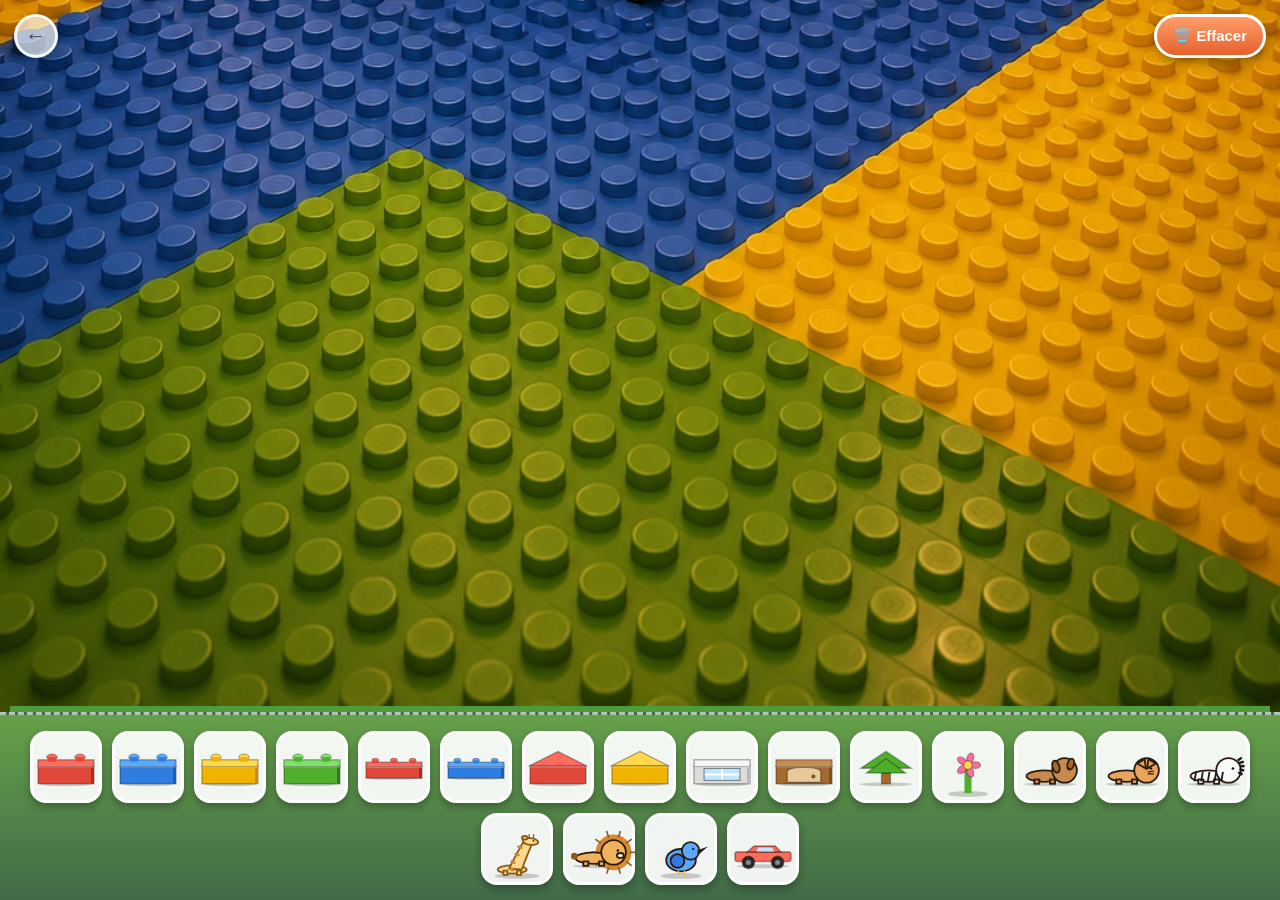
<file: lego.html>
<!DOCTYPE html>
<html lang="fr">
<head>
<meta charset="UTF-8">
<meta name="viewport" content="width=device-width, initial-scale=1.0, maximum-scale=1, user-scalable=no">
<meta name="apple-mobile-web-app-capable" content="yes">
<meta name="mobile-web-app-capable" content="yes">
<title>Lego - Le Monde de Malo</title>
<style>
  html,body{ margin:0; padding:0; overflow:hidden; background:#bfe6ff; touch-action:manipulation; overscroll-behavior:none;
    -webkit-user-select:none;user-select:none;-moz-user-select:none;-ms-user-select:none;
    -webkit-touch-callout:none; -webkit-tap-highlight-color:transparent; height:100%; }
  *{-webkit-tap-highlight-color:transparent; box-sizing:border-box;}
  ::selection{background:transparent;}
  #gameWrap{
    position:absolute; inset:0;
    overflow:hidden; background:linear-gradient(180deg,#bfe6ff,#eaf7ff 60%,#dff0d8);
  }
  canvas{ display:block; touch-action:none; }
  #backHome{
    position:absolute; top:14px; left:14px; z-index:40;
    width:44px; height:44px; border-radius:50%;
    background:rgba(255,255,255,.65); border:3px solid rgba(255,255,255,.9);
    display:flex; align-items:center; justify-content:center;
    font-size:22px; font-weight:900; color:#3a4a5a; text-decoration:none;
    box-shadow:0 4px 10px rgba(0,0,0,.25);
  }
  #backHome:active{ background:rgba(255,255,255,.9); transform:scale(.94); }

  #resetBtn{
    position:absolute; top:14px; right:14px; z-index:40;
    background:linear-gradient(180deg,#ff9d6a,#e6612c);
    color:#fff; border:3px solid #fff; border-radius:24px;
    padding:10px 16px; font-size:clamp(12px,3vw,15px); font-weight:900;
    font-family:'Comic Sans MS','Trebuchet MS',sans-serif;
    box-shadow:0 5px 12px rgba(0,0,0,.3);
  }
  #resetBtn:active{ transform:scale(.95); }

  #tray{
    position:absolute; left:0; bottom:0; width:100%; z-index:50;
    display:flex; flex-wrap:wrap; align-content:center; align-items:center; justify-content:center; gap:10px;
    padding:10px 10px calc(10px + env(safe-area-inset-bottom));
    background:linear-gradient(0deg, rgba(20,40,70,.5), rgba(20,40,70,.1));
    border-top:3px dashed rgba(255,255,255,.6);
    box-sizing:border-box;
  }
  .pieceBtn{
    flex:0 0 auto; border-radius:16px;
    background:rgba(255,255,255,.92); border:3px solid #fff;
    box-shadow:0 4px 8px rgba(0,0,0,.3);
    display:flex; align-items:center; justify-content:center;
    touch-action:none;
  }
  .pieceBtn.dragSource{ opacity:.35; }
</style>
</head>
<body>
<div id="gameWrap">
  <a id="backHome" href="index.html">←</a>
  <button id="resetBtn">🗑️ Effacer</button>
  <canvas id="game"></canvas>
  <div id="tray"></div>
</div>

<script>
(function(){
  const canvas = document.getElementById('game');
  const ctx = canvas.getContext('2d');
  let CW=0, CH=0;

  function fitCanvas(){
    const dpr = Math.max(1, Math.min(window.devicePixelRatio || 1, 3));
    CW = window.innerWidth; CH = window.innerHeight;
    canvas.style.width = CW+'px'; canvas.style.height = CH+'px';
    canvas.width = CW*dpr; canvas.height = CH*dpr;
    ctx.setTransform(dpr,0,0,dpr,0,0);
  }
  fitCanvas();
  window.addEventListener('resize', ()=>{ fitCanvas(); computeLayout(); });
  window.addEventListener('orientationchange', ()=>{ fitCanvas(); computeLayout(); });

  // ---- Fond du jeu : image fixe (le ciel/paysage), pas de défilement ----
  const bgImg = new Image();
  bgImg.src = 'images/lego_bg.jpg';
  let bgReady = false;
  bgImg.onload = ()=>{ bgReady = true; };

  // ---- Pièces DESSINÉES (pas des photos) : formes géométriques pures, donc TOUJOURS
  //      parfaitement rectangulaires -> l'emboîtement est garanti à 100%, sans exception,
  //      quelle que soit la pièce. Peu de choix, pour rester simple pour un enfant de 4 ans. ----
  const COLORS = {
    red:   {top:'#ff6b5c', side:'#e0483a', dark:'#b8291d'},
    blue:  {top:'#5aa9ff', side:'#2f7de0', dark:'#1c5cb5'},
    yellow:{top:'#ffd94a', side:'#f0b400', dark:'#c98e00'},
    green: {top:'#7ee06a', side:'#4fae2c', dark:'#2f7d18'},
    white: {top:'#f7f7f7', side:'#dcdcdc', dark:'#b8b8b8'},
    brown: {top:'#c98a4f', side:'#a5692f', dark:'#7d4e20'},
  };
  const BRICK_TYPES = [
    {shape:'brick', color:'red',    studs:2},
    {shape:'brick', color:'blue',   studs:2},
    {shape:'brick', color:'yellow', studs:2},
    {shape:'brick', color:'green',  studs:2},
    {shape:'brick', color:'red',    studs:3},
    {shape:'brick', color:'blue',   studs:3},
    {shape:'roof',  color:'red',    studs:2},
    {shape:'roof',  color:'yellow', studs:2},
    {shape:'window', color:'white', studs:2},
    {shape:'door',   color:'brown', studs:2},
    {shape:'tree',   color:'green', studs:2},
    {shape:'flower', color:'red',   studs:1},
    {shape:'chien',  studs:2},
    {shape:'chat',   studs:2},
    {shape:'zebre',  studs:2},
    {shape:'girafe', studs:2},
    {shape:'lion',   studs:2},
    {shape:'oiseau', studs:1},
    {shape:'car',    color:'red', studs:2},
  ];
  BRICK_TYPES.forEach(t=>{ t.ready = true; t.w = 0; t.h = 0; });

  let UNIT, BOARD_COLS, BOARD_X, PLATE_Y, BUILD_Y, BOARD_W_PX;
  let TRAY_THUMB = 76;

  function computeBrickPixelSize(t){
    // Largeur TOUJOURS un multiple exact de UNIT (studs entiers) : deux pièces posées
    // côte à côte se touchent donc pile, sans jamais le moindre décalage.
    t.w = t.studs * UNIT;
    if(t.shape === 'girafe'){
      t.h = Math.round(UNIT * 1.55); // le cou est plus haut
    } else {
      t.h = Math.round(UNIT * 0.85);
    }
  }

  function computeLayout(){
    const availW = Math.max(260, window.innerWidth - 20);

    UNIT = Math.max(26, Math.min(42, Math.floor(availW / 12)));
    BOARD_COLS = Math.max(6, Math.floor((window.innerWidth - 20) / UNIT));
    BOARD_W_PX = BOARD_COLS * UNIT;
    BOARD_X = Math.round((window.innerWidth - BOARD_W_PX) / 2);

    // Peu de pièces (8) : tout tient facilement sur 2 lignes, sans jamais surcharger l'écran.
    TRAY_THUMB = Math.max(54, Math.min(72, Math.floor(availW / 6)));
    const itemsPerRow = Math.max(4, Math.floor((availW - 20) / (TRAY_THUMB+10)));
    const rows = Math.ceil(BRICK_TYPES.length / itemsPerRow);
    const trayH = rows*(TRAY_THUMB+14) + 16;
    PLATE_Y = window.innerHeight - trayH;
    BUILD_Y = PLATE_Y - Math.round(UNIT * 1.4); // ligne invisible : les pièces ne touchent jamais le vert

    BRICK_TYPES.forEach(computeBrickPixelSize);
    trayBtns.forEach(btn=>{ btn._sizeThumb(); btn._paintThumb(); });
    document.getElementById('tray').style.height = trayH + 'px';
  }

  // ---- Dessin d'une brique : toujours un rectangle net (+plots), jamais de contour flou ----
  function drawBrick(g, type, x, topY, scale){
    scale = scale || 1;
    const c = COLORS[type.color];
    const w = type.w*scale, h = type.h*scale;
    const studR = Math.min(UNIT*scale*0.19, h*0.22);
    g.save();
    g.translate(x, topY);

    // ombre portée douce au sol, sous la pièce
    g.fillStyle = 'rgba(0,0,0,.18)';
    g.beginPath();
    g.ellipse(w/2, h*1.02, w*0.46, h*0.08, 0, 0, Math.PI*2);
    g.fill();

    if(type.shape === 'tree'){
      g.fillStyle = '#a5692f';
      g.fillRect(w*0.42, h*0.55, w*0.16, h*0.45);
      g.strokeStyle = 'rgba(0,0,0,.3)'; g.lineWidth = 1.4;
      g.strokeRect(w*0.42, h*0.55, w*0.16, h*0.45);
      g.fillStyle = '#4fae2c';
      g.beginPath();
      g.moveTo(w*0.5, -h*0.35);
      g.lineTo(w*0.95, h*0.35);
      g.lineTo(w*0.05, h*0.35);
      g.closePath(); g.fill(); g.stroke();
      g.beginPath();
      g.moveTo(w*0.5, -h*0.05);
      g.lineTo(w*0.85, h*0.55);
      g.lineTo(w*0.15, h*0.55);
      g.closePath(); g.fill(); g.stroke();
      g.restore();
      return;
    }
    if(type.shape === 'flower'){
      g.fillStyle = '#4fae2c';
      g.fillRect(w*0.42, h*0.35, w*0.16, h*0.65);
      const petalColor = '#ff6b9c';
      g.fillStyle = petalColor;
      g.strokeStyle = 'rgba(0,0,0,.3)'; g.lineWidth = 1.2;
      const cx = w/2, cy = h*0.25, pr = w*0.24;
      for(let i=0;i<5;i++){
        const a = i*(Math.PI*2/5);
        g.beginPath();
        g.ellipse(cx+Math.cos(a)*pr*0.7, cy+Math.sin(a)*pr*0.7, pr*0.5, pr*0.32, a, 0, Math.PI*2);
        g.fill(); g.stroke();
      }
      g.fillStyle = '#ffd94a';
      g.beginPath(); g.arc(cx, cy, pr*0.4, 0, Math.PI*2); g.fill(); g.stroke();
      g.restore();
      return;
    }
    // ---- Animaux : style icône simple et net (corps rond + tête + oreilles), gros traits
    //      noirs et couleurs franches -> beaucoup plus lisible qu'un dessin "réaliste". ----
    function animalBase(bodyColor, earColor){
      g.strokeStyle = '#2a1a10'; g.lineWidth = Math.max(1.8, w*0.03);
      // ombre au sol déjà tracée plus haut ; corps
      g.fillStyle = bodyColor;
      g.beginPath(); g.ellipse(w*0.4, h*0.68, w*0.32, h*0.24, 0, 0, Math.PI*2); g.fill(); g.stroke();
      // pattes
      g.fillRect(w*0.22, h*0.82, w*0.09, h*0.18); g.strokeRect(w*0.22, h*0.82, w*0.09, h*0.18);
      g.fillRect(w*0.5,  h*0.82, w*0.09, h*0.18); g.strokeRect(w*0.5,  h*0.82, w*0.09, h*0.18);
      // tete
      g.beginPath(); g.arc(w*0.76, h*0.44, w*0.22, 0, Math.PI*2); g.fill(); g.stroke();
      return { headX:w*0.76, headY:h*0.44, headR:w*0.22 };
    }
    function animalFace(hx, hy, hr){
      g.fillStyle = '#2a1a10';
      g.beginPath(); g.arc(hx+hr*0.35, hy-hr*0.15, hr*0.11, 0, Math.PI*2); g.fill();
      g.fillStyle = '#000';
      g.beginPath(); g.arc(hx+hr*0.38, hy-hr*0.15, hr*0.045, 0, Math.PI*2); g.fill();
    }

    if(type.shape === 'chien'){
      const {headX,headY,headR} = animalBase('#c98a4f', '#a5692f');
      g.fillStyle = '#a5692f';
      g.beginPath(); g.ellipse(headX-headR*0.7, headY-headR*0.3, headR*0.28, headR*0.5, -0.3, 0, Math.PI*2); g.fill(); g.stroke();
      g.beginPath(); g.ellipse(headX+headR*0.5, headY-headR*0.5, headR*0.26, headR*0.46, 0.3, 0, Math.PI*2); g.fill(); g.stroke();
      animalFace(headX, headY, headR);
      g.restore();
      return;
    }
    if(type.shape === 'chat'){
      const {headX,headY,headR} = animalBase('#e8a45c', '#c98a4f');
      g.fillStyle = '#e8a45c';
      g.beginPath();
      g.moveTo(headX-headR*0.75, headY-headR*0.55);
      g.lineTo(headX-headR*0.15, headY-headR*0.9);
      g.lineTo(headX-headR*0.05, headY-headR*0.15);
      g.closePath(); g.fill(); g.stroke();
      g.beginPath();
      g.moveTo(headX+headR*0.75, headY-headR*0.55);
      g.lineTo(headX+headR*0.15, headY-headR*0.9);
      g.lineTo(headX+headR*0.05, headY-headR*0.15);
      g.closePath(); g.fill(); g.stroke();
      animalFace(headX, headY, headR);
      // moustaches
      g.strokeStyle = '#2a1a10'; g.lineWidth = Math.max(1.2, w*0.014);
      g.beginPath();
      g.moveTo(headX+headR*0.1, headY+headR*0.15); g.lineTo(headX+headR*0.6, headY+headR*0.05);
      g.moveTo(headX+headR*0.1, headY+headR*0.28); g.lineTo(headX+headR*0.6, headY+headR*0.28);
      g.stroke();
      g.restore();
      return;
    }
    if(type.shape === 'lion'){
      // criniere (derriere la tete)
      g.fillStyle = '#d68a2f';
      g.beginPath(); g.arc(w*0.76, h*0.44, w*0.32, 0, Math.PI*2); g.fill();
      g.strokeStyle = '#8a5a1a'; g.lineWidth = Math.max(1.6, w*0.024);
      for(let i=0;i<10;i++){
        const a = i*(Math.PI*2/10);
        g.beginPath();
        g.moveTo(w*0.76+Math.cos(a)*w*0.28, h*0.44+Math.sin(a)*w*0.28);
        g.lineTo(w*0.76+Math.cos(a)*w*0.4, h*0.44+Math.sin(a)*w*0.4);
        g.stroke();
      }
      const {headX,headY,headR} = animalBase('#f0b35c', '#f0b35c');
      animalFace(headX, headY, headR);
      // museau
      g.fillStyle = '#fff2d9';
      g.beginPath(); g.ellipse(headX+headR*0.55, headY+headR*0.25, headR*0.28, headR*0.2, 0, 0, Math.PI*2); g.fill(); g.stroke();
      // touffe de queue
      g.fillStyle = '#8a5a1a';
      g.beginPath(); g.arc(w*0.06, h*0.6, w*0.06, 0, Math.PI*2); g.fill();
      g.restore();
      return;
    }
    if(type.shape === 'zebre'){
      const {headX,headY,headR} = animalBase('#fafafa', '#fafafa');
      // rayures sur le corps
      g.strokeStyle = '#1a1a1a'; g.lineWidth = Math.max(1.8, w*0.026);
      for(let i=0;i<5;i++){
        const sx = w*(0.18+i*0.12);
        g.beginPath(); g.moveTo(sx, h*0.5); g.lineTo(sx-w*0.03, h*0.9); g.stroke();
      }
      // criniere
      g.fillStyle = '#1a1a1a';
      for(let i=0;i<5;i++){
        const a = -0.6 + i*0.28;
        g.beginPath();
        g.moveTo(headX+Math.cos(a)*headR*0.9, headY+Math.sin(a)*headR*0.9 - headR*0.3);
        g.lineTo(headX+Math.cos(a)*headR*1.3, headY+Math.sin(a)*headR*1.3 - headR*0.3);
        g.lineWidth = Math.max(2.4, w*0.035);
        g.stroke();
      }
      animalFace(headX, headY, headR);
      g.restore();
      return;
    }
    if(type.shape === 'girafe'){
      g.strokeStyle = '#8a5a1a'; g.lineWidth = Math.max(1.8, w*0.028);
      g.fillStyle = '#ffd98a';
      // corps
      g.beginPath(); g.ellipse(w*0.4, h*0.85, w*0.3, h*0.11, 0, 0, Math.PI*2); g.fill(); g.stroke();
      // pattes
      g.fillRect(w*0.22, h*0.88, w*0.08, h*0.12); g.strokeRect(w*0.22, h*0.88, w*0.08, h*0.12);
      g.fillRect(w*0.5,  h*0.88, w*0.08, h*0.12); g.strokeRect(w*0.5,  h*0.88, w*0.08, h*0.12);
      // long cou (bien large et net)
      g.beginPath();
      g.moveTo(w*0.34, h*0.82);
      g.quadraticCurveTo(w*0.5, h*0.4, w*0.62, h*0.14);
      g.lineTo(w*0.82, h*0.14);
      g.quadraticCurveTo(w*0.72, h*0.42, w*0.6, h*0.85);
      g.closePath(); g.fill(); g.stroke();
      // tete
      g.beginPath(); g.ellipse(w*0.78, h*0.1, w*0.16, h*0.09, 0.1, 0, Math.PI*2); g.fill(); g.stroke();
      // oreilles + cornes
      g.fillStyle = '#e8b96a';
      g.beginPath(); g.ellipse(w*0.66,-h*0.0, w*0.06, h*0.05, 0, 0, Math.PI*2); g.fill(); g.stroke();
      g.fillStyle = '#8a5a1a';
      g.fillRect(w*0.74, -h*0.1, w*0.025, h*0.1);
      g.fillRect(w*0.83, -h*0.1, w*0.025, h*0.1);
      // taches (grosses et peu nombreuses = plus lisible)
      g.fillStyle = '#c9862f';
      const spots = [[0.42,0.65],[0.5,0.45],[0.56,0.25],[0.4,0.85]];
      for(const [sx,sy] of spots){
        g.beginPath(); g.ellipse(w*sx, h*sy, w*0.06, h*0.04, 0.3, 0, Math.PI*2); g.fill();
      }
      g.fillStyle = '#2a1a10';
      g.beginPath(); g.arc(w*0.84, h*0.08, w*0.018, 0, Math.PI*2); g.fill();
      g.restore();
      return;
    }
    if(type.shape === 'oiseau'){
      g.strokeStyle = '#2a1a10'; g.lineWidth = Math.max(1.8, w*0.04);
      g.fillStyle = '#5aa9ff';
      g.beginPath(); g.ellipse(w*0.5, h*0.6, w*0.34, h*0.3, 0, 0, Math.PI*2); g.fill(); g.stroke();
      // aile
      g.fillStyle = '#2f7de0';
      g.beginPath(); g.ellipse(w*0.42, h*0.62, w*0.16, h*0.18, 0.3, 0, Math.PI*2); g.fill(); g.stroke();
      // tete
      g.fillStyle = '#5aa9ff';
      g.beginPath(); g.arc(w*0.72, h*0.35, w*0.2, 0, Math.PI*2); g.fill(); g.stroke();
      // bec
      g.fillStyle = '#ffb43d';
      g.beginPath();
      g.moveTo(w*0.9, h*0.35); g.lineTo(w*1.02, h*0.3); g.lineTo(w*0.9, h*0.42);
      g.closePath(); g.fill(); g.stroke();
      // oeil
      g.fillStyle = '#000';
      g.beginPath(); g.arc(w*0.78, h*0.3, w*0.025, 0, Math.PI*2); g.fill();
      // pattes
      g.strokeStyle = '#ffb43d'; g.lineWidth = Math.max(1.6, w*0.03);
      g.beginPath(); g.moveTo(w*0.44, h*0.88); g.lineTo(w*0.44, h*1.0); g.stroke();
      g.beginPath(); g.moveTo(w*0.58, h*0.88); g.lineTo(w*0.58, h*1.0); g.stroke();
      g.restore();
      return;
    }
    if(type.shape === 'car'){
      const cc = COLORS[type.color];
      g.strokeStyle = 'rgba(0,0,0,.35)'; g.lineWidth = 1.6;
      // carrosserie
      g.fillStyle = cc.top;
      g.beginPath();
      if(g.roundRect) g.roundRect(0, h*0.42, w, h*0.4, h*0.1); else g.rect(0, h*0.42, w, h*0.4);
      g.fill(); g.stroke();
      // cabine
      g.beginPath();
      g.moveTo(w*0.22, h*0.42);
      g.lineTo(w*0.34, h*0.18);
      g.lineTo(w*0.72, h*0.18);
      g.lineTo(w*0.82, h*0.42);
      g.closePath(); g.fill(); g.stroke();
      // vitre
      g.fillStyle = '#bfe6ff';
      g.beginPath();
      g.moveTo(w*0.38, h*0.4);
      g.lineTo(w*0.42, h*0.24);
      g.lineTo(w*0.66, h*0.24);
      g.lineTo(w*0.7, h*0.4);
      g.closePath(); g.fill();
      // roues
      g.fillStyle = '#2a2a2a';
      g.beginPath(); g.arc(w*0.24, h*0.86, w*0.11, 0, Math.PI*2); g.fill(); g.stroke();
      g.beginPath(); g.arc(w*0.76, h*0.86, w*0.11, 0, Math.PI*2); g.fill(); g.stroke();
      g.fillStyle = '#888';
      g.beginPath(); g.arc(w*0.24, h*0.86, w*0.045, 0, Math.PI*2); g.fill();
      g.beginPath(); g.arc(w*0.76, h*0.86, w*0.045, 0, Math.PI*2); g.fill();
      g.restore();
      return;
    }

    g.fillStyle = c.side;
    g.fillRect(0, h*0.24, w, h*0.76);
    g.strokeStyle = 'rgba(0,0,0,.35)';
    g.lineWidth = Math.max(1.2, w*0.018);
    g.strokeRect(0, h*0.24, w, h*0.76);
    g.fillStyle = c.top;
    if(type.shape === 'roof'){
      g.beginPath();
      g.moveTo(0, h*0.24);
      g.lineTo(w/2, -h*0.35);
      g.lineTo(w, h*0.24);
      g.closePath(); g.fill(); g.stroke();
    } else if(type.shape === 'window'){
      g.fillRect(0, 0, w, h*0.28);
      g.strokeRect(0, 0, w, h*0.28);
      g.fillStyle = c.dark;
      g.fillRect(w-Math.max(3,w*0.04), h*0.24, Math.max(3,w*0.04), h*0.76);
      // vitre bleue avec croisillon
      g.fillStyle = '#bfe6ff';
      g.fillRect(w*0.18, h*0.36, w*0.64, h*0.5);
      g.strokeStyle = '#fff'; g.lineWidth = Math.max(2, w*0.035);
      g.beginPath();
      g.moveTo(w*0.5, h*0.36); g.lineTo(w*0.5, h*0.86);
      g.moveTo(w*0.18, h*0.61); g.lineTo(w*0.82, h*0.61);
      g.stroke();
      g.strokeStyle = 'rgba(0,0,0,.4)'; g.lineWidth = Math.max(1.2, w*0.02);
      g.strokeRect(w*0.18, h*0.36, w*0.64, h*0.5);
    } else if(type.shape === 'door'){
      g.fillRect(0, 0, w, h*0.28);
      g.strokeRect(0, 0, w, h*0.28);
      g.fillStyle = c.dark;
      g.fillRect(w-Math.max(3,w*0.04), h*0.24, Math.max(3,w*0.04), h*0.76);
      g.fillStyle = '#e8c99a';
      g.beginPath();
      const dx=w*0.2, dy=h*0.32, dw=w*0.6, dh=h*0.62;
      g.moveTo(dx, dy+dh);
      g.lineTo(dx, dy+dh*0.3);
      g.quadraticCurveTo(dx, dy, dx+dw/2, dy);
      g.quadraticCurveTo(dx+dw, dy, dx+dw, dy+dh*0.3);
      g.lineTo(dx+dw, dy+dh);
      g.closePath(); g.fill();
      g.strokeStyle = 'rgba(0,0,0,.4)'; g.lineWidth = Math.max(1.2, w*0.02);
      g.stroke();
      g.fillStyle = c.dark;
      g.beginPath(); g.arc(dx+dw*0.78, dy+dh*0.6, Math.max(2,w*0.035), 0, Math.PI*2); g.fill();
    } else {
      g.fillRect(0, 0, w, h*0.28);
      g.strokeRect(0, 0, w, h*0.28);
      g.fillStyle = c.dark;
      g.fillRect(w-Math.max(3,w*0.04), h*0.24, Math.max(3,w*0.04), h*0.76);
      g.fillStyle = c.top;
      const nStuds = type.studs;
      for(let i=0;i<nStuds;i++){
        const sx = (i+0.5) * (w/nStuds);
        g.beginPath();
        g.ellipse(sx, -studR*0.5, studR, studR*0.6, 0, 0, Math.PI*2);
        g.fill();
        g.strokeStyle = 'rgba(0,0,0,.3)'; g.lineWidth = Math.max(1, w*0.014);
        g.stroke();
        g.fillStyle = c.side;
        g.fillRect(sx-studR*0.7, -studR*0.5, studR*1.4, studR*0.85);
        g.fillStyle = c.top;
      }
    }
    g.fillStyle = 'rgba(255,255,255,.25)';
    g.fillRect(0, h*0.24, w, Math.max(2,3*scale));
    g.restore();
  }

  // ---- Palette (pioche) : glisser une pièce directement depuis sa vignette jusqu'à la
  //      plaque, en un seul geste fluide — pas de clic séparé, comme le puzzle. ----
  const tray = document.getElementById('tray');
  let selectedIdx = 0;
  const trayBtns = [];

  BRICK_TYPES.forEach((t, idx)=>{
    const btn = document.createElement('div');
    btn.className = 'pieceBtn';
    const c = document.createElement('canvas');
    function sizeThumb(){
      const dpr = Math.max(1, Math.min(window.devicePixelRatio||1, 3));
      const s = TRAY_THUMB;
      btn.style.width = s+'px'; btn.style.height = s+'px';
      c.width = s*dpr; c.height = s*dpr; c.style.width=s+'px'; c.style.height=s+'px';
    }
    const g = c.getContext('2d');
    function paintThumb(){
      const dpr = Math.max(1, Math.min(window.devicePixelRatio||1, 3));
      const s = TRAY_THUMB;
      g.setTransform(dpr,0,0,dpr,0,0);
      g.clearRect(0,0,s,s);
      const sc = Math.min((s-16)/t.w, (s-16)/(t.h*1.5));
      drawBrick(g, t, s/2 - (t.w*sc)/2, s/2 - (t.h*sc)/2 + t.h*sc*0.2, sc);
    }
    sizeThumb();
    btn.appendChild(c);
    btn.addEventListener('pointerdown', (ev)=>{
      ev.preventDefault();
      startDragFromTray(idx, btn, ev);
    }, {passive:false});
    tray.appendChild(btn);
    btn._paintThumb = paintThumb;
    btn._sizeThumb = sizeThumb;
    trayBtns.push(btn);
  });

  computeLayout();
  trayBtns.forEach(b=>b._paintThumb());

  // ---- Colonnes de la plaque : chaque colonne empile ses briques indépendamment.
  //      colStart est TOUJOURS un entier -> deux pièces voisines occupent des colonnes
  //      consécutives et se touchent donc pixel pour pixel, jamais de décalage. ----
  let columns = [];
  function resetColumns(){ columns = Array.from({length: BOARD_COLS}, ()=> ({ h: 0, bricks: [] })); }
  resetColumns();
  let allBricks = [];

  function colRangeFor(colStart, studs){
    return Math.max(0, Math.min(BOARD_COLS - studs, Math.round(colStart)));
  }

  function placeBrickAt(typeIdx, worldX, existingBrick){
    const t = BRICK_TYPES[typeIdx];
    let colStart = colRangeFor(Math.round((worldX - BOARD_X) / UNIT - t.studs/2), t.studs);
    let maxH = 0;
    for(let i=0;i<t.studs;i++) maxH = Math.max(maxH, columns[colStart+i].h);
    const brick = existingBrick || { type:t, typeIdx };
    brick.colStart = colStart;
    brick.y = maxH;
    for(let i=0;i<t.studs;i++){
      columns[colStart+i].h = maxH + t.h;
      columns[colStart+i].bricks.push(brick);
    }
    if(!existingBrick) allBricks.push(brick);
    return brick;
  }

  function detachBrick(brick){
    allBricks = allBricks.filter(b=>b!==brick);
    rebuildColumnsFrom(allBricks);
  }
  function rebuildColumnsFrom(list){
    resetColumns();
    for(const b of list){
      let maxH = 0;
      for(let i=0;i<b.type.studs;i++) maxH = Math.max(maxH, columns[b.colStart+i].h);
      b.y = maxH;
      for(let i=0;i<b.type.studs;i++){
        columns[b.colStart+i].h = maxH + b.type.h;
        columns[b.colStart+i].bricks.push(b);
      }
    }
  }

  document.getElementById('resetBtn').addEventListener('click', ()=>{
    allBricks = [];
    resetColumns();
  });

  // ---- Glisser depuis la pioche : UN SEUL geste (appui -> déplacement -> relâchement) ----
  let placeDrag = null;

  function updateGhostFromEvent(ev){
    const rect = canvas.getBoundingClientRect();
    placeDrag.x = ev.clientX - rect.left;
    placeDrag.y = ev.clientY - rect.top;
  }

  function startDragFromTray(idx, btn, ev){
    selectedIdx = idx;
    btn.classList.add('dragSource');
    placeDrag = { x:0, y:0, pickedBrick: null };
    updateGhostFromEvent(ev);

    function onMove(e){ updateGhostFromEvent(e); }
    function onUp(e){
      window.removeEventListener('pointermove', onMove);
      window.removeEventListener('pointerup', onUp);
      window.removeEventListener('pointercancel', onCancel);
      btn.classList.remove('dragSource');
      updateGhostFromEvent(e);
      if(placeDrag && placeDrag.y < PLATE_Y){
        placeBrickAt(selectedIdx, placeDrag.x, null);
      }
      placeDrag = null;
    }
    function onCancel(){
      window.removeEventListener('pointermove', onMove);
      window.removeEventListener('pointerup', onUp);
      window.removeEventListener('pointercancel', onCancel);
      btn.classList.remove('dragSource');
      placeDrag = null;
    }
    window.addEventListener('pointermove', onMove, {passive:true});
    window.addEventListener('pointerup', onUp, {passive:true});
    window.addEventListener('pointercancel', onCancel, {passive:true});
  }

  // ---- Reprendre une pièce déjà posée (si elle est accessible, au sommet de sa colonne) ----
  function topmostBrickAt(worldX){
    const col = Math.max(0, Math.min(BOARD_COLS-1, Math.floor((worldX - BOARD_X)/UNIT)));
    const c = columns[col];
    if(!c || !c.bricks.length) return null;
    return c.bricks[c.bricks.length-1];
  }

  canvas.addEventListener('pointerdown', (ev)=>{
    const rect = canvas.getBoundingClientRect();
    const px = ev.clientX - rect.left, py = ev.clientY - rect.top;
    if(py >= PLATE_Y) return;
    const hit = topmostBrickAt(px);
    if(hit){
      const topOfCol = Math.abs((hit.y + hit.type.h) - columns[hit.colStart].h) < 1;
      if(topOfCol){
        detachBrick(hit);
        selectedIdx = hit.typeIdx;
        placeDrag = { x: px, y: py, pickedBrick: hit };

        function onMove(e){ updateGhostFromEvent(e); }
        function onUp(e){
          window.removeEventListener('pointermove', onMove);
          window.removeEventListener('pointerup', onUp);
          window.removeEventListener('pointercancel', onCancel);
          updateGhostFromEvent(e);
          if(placeDrag){
            placeBrickAt(selectedIdx, placeDrag.x, placeDrag.pickedBrick);
            allBricks.push(placeDrag.pickedBrick);
          }
          placeDrag = null;
        }
        function onCancel(){
          window.removeEventListener('pointermove', onMove);
          window.removeEventListener('pointerup', onUp);
          window.removeEventListener('pointercancel', onCancel);
          if(placeDrag && placeDrag.pickedBrick){
            placeBrickAt(selectedIdx, placeDrag.x, placeDrag.pickedBrick);
            allBricks.push(placeDrag.pickedBrick);
          }
          placeDrag = null;
        }
        window.addEventListener('pointermove', onMove, {passive:true});
        window.addEventListener('pointerup', onUp, {passive:true});
        window.addEventListener('pointercancel', onCancel, {passive:true});
      }
    }
  }, {passive:true});

  // ---- Dessin ----
  function draw(){
    ctx.clearRect(0,0,CW,CH);

    if(bgReady){
      const bgScale = Math.max(CW/bgImg.width, PLATE_Y/bgImg.height);
      const bw = bgImg.width*bgScale, bh = bgImg.height*bgScale;
      ctx.drawImage(bgImg, (CW-bw)/2, PLATE_Y - bh, bw, bh);
    } else {
      ctx.fillStyle = '#bfe6ff';
      ctx.fillRect(0,0,CW, PLATE_Y);
    }

    ctx.fillStyle = '#6fae4a';
    ctx.fillRect(0, PLATE_Y, CW, CH - PLATE_Y);
    ctx.fillStyle = '#4f9a3a';
    ctx.fillRect(BOARD_X, PLATE_Y - 6, BOARD_W_PX, 6);

    const sorted = [...allBricks].sort((a,b)=> a.y - b.y);
    for(const b of sorted){
      const x = BOARD_X + b.colStart*UNIT;
      const y = BUILD_Y - b.y - b.type.h;
      drawBrick(ctx, b.type, x, y, 1);
    }

    drawGhost();
  }

  function drawGhost(){
    if(!placeDrag) return;
    const t = BRICK_TYPES[selectedIdx];

    if(placeDrag.y >= PLATE_Y){
      ctx.save();
      ctx.globalAlpha = 0.9;
      drawBrick(ctx, t, placeDrag.x - t.w/2, placeDrag.y - t.h/2, 1);
      ctx.restore();
      return;
    }

    let colStart = colRangeFor(Math.round((placeDrag.x - BOARD_X) / UNIT - t.studs/2), t.studs);
    let maxH = 0;
    for(let i=0;i<t.studs;i++) maxH = Math.max(maxH, columns[colStart+i].h);
    const gx = BOARD_X + colStart*UNIT;
    const gy = BUILD_Y - maxH - t.h;

    ctx.fillStyle = 'rgba(63,234,90,.35)';
    ctx.strokeStyle = '#3fea5a';
    ctx.lineWidth = 3;
    ctx.beginPath();
    if(ctx.roundRect) ctx.roundRect(gx, gy, t.studs*UNIT, t.h, 6); else ctx.rect(gx, gy, t.studs*UNIT, t.h);
    ctx.fill(); ctx.stroke();

    ctx.save();
    ctx.globalAlpha = 0.95;
    drawBrick(ctx, t, gx, gy, 1);
    ctx.restore();
  }

  function loop(){
    draw();
    requestAnimationFrame(loop);
  }
  requestAnimationFrame(loop);
})();
</script>
</body>
</html>
</file>
